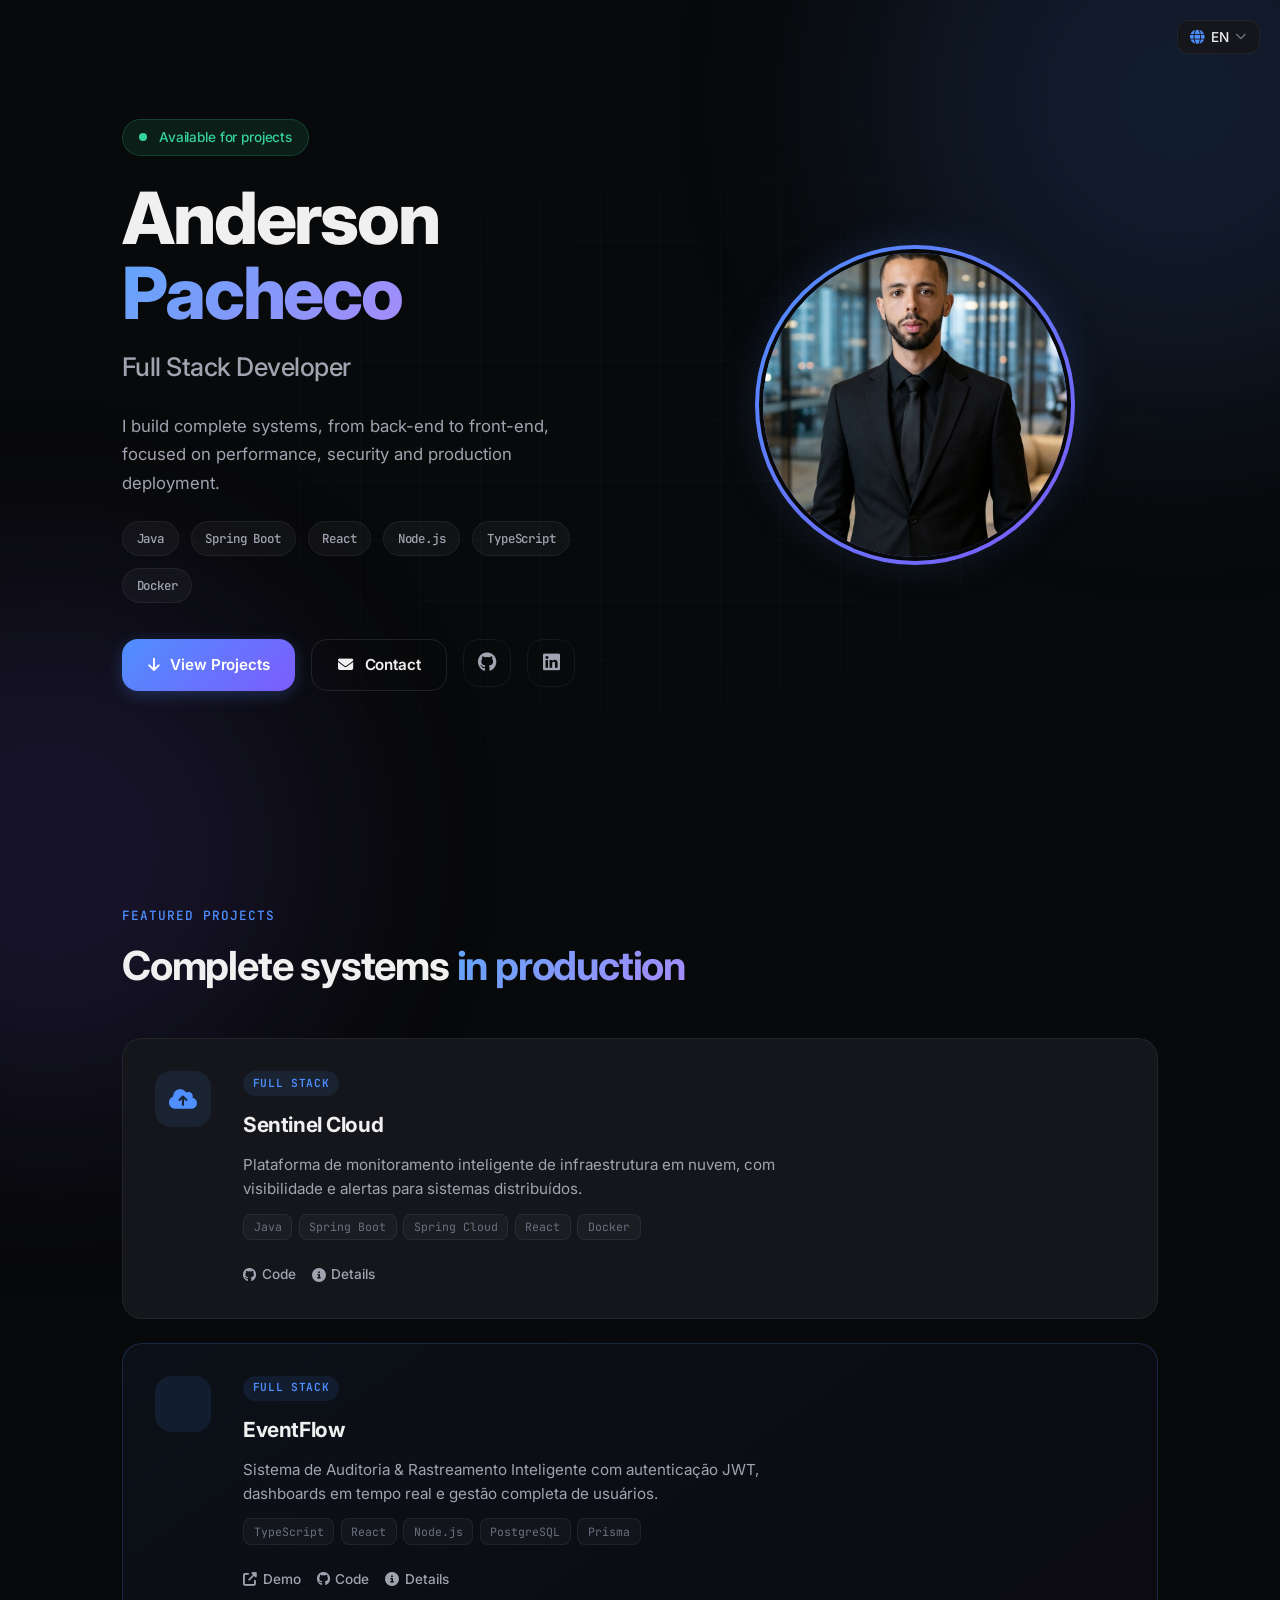
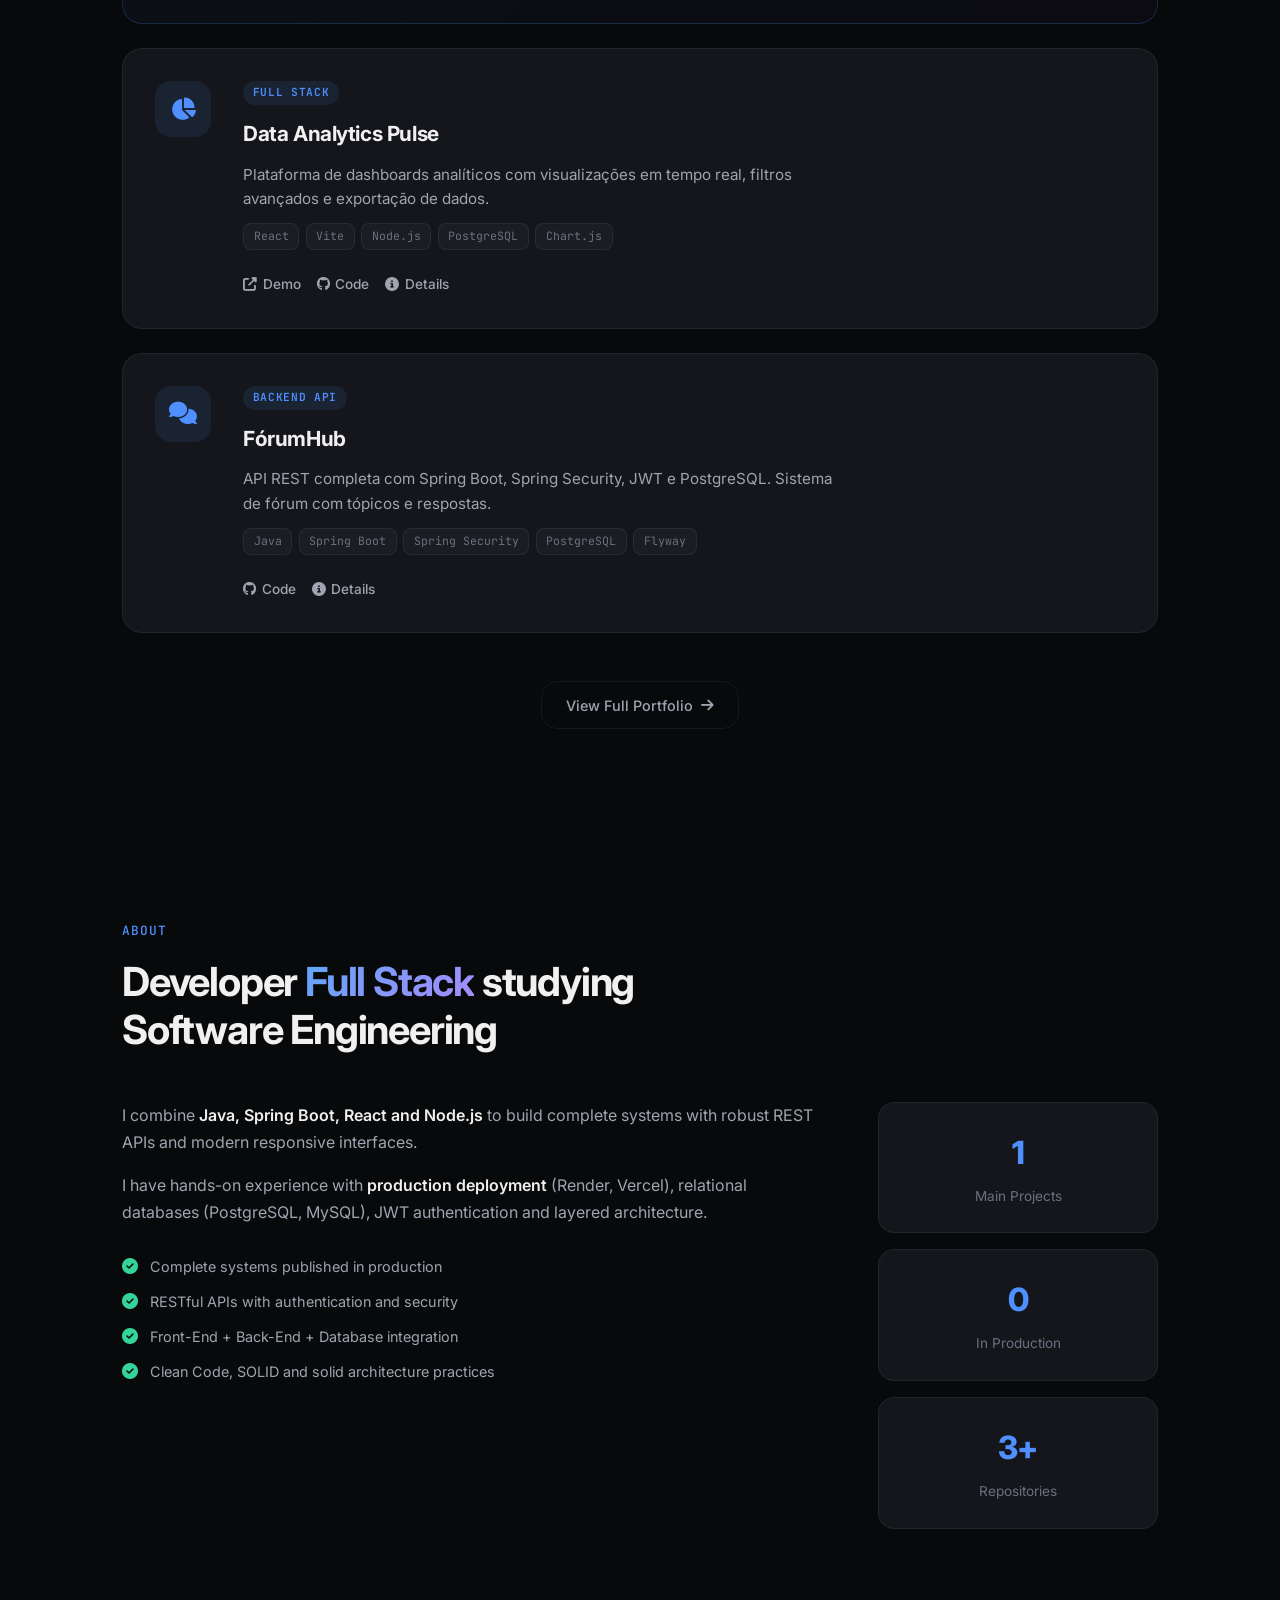
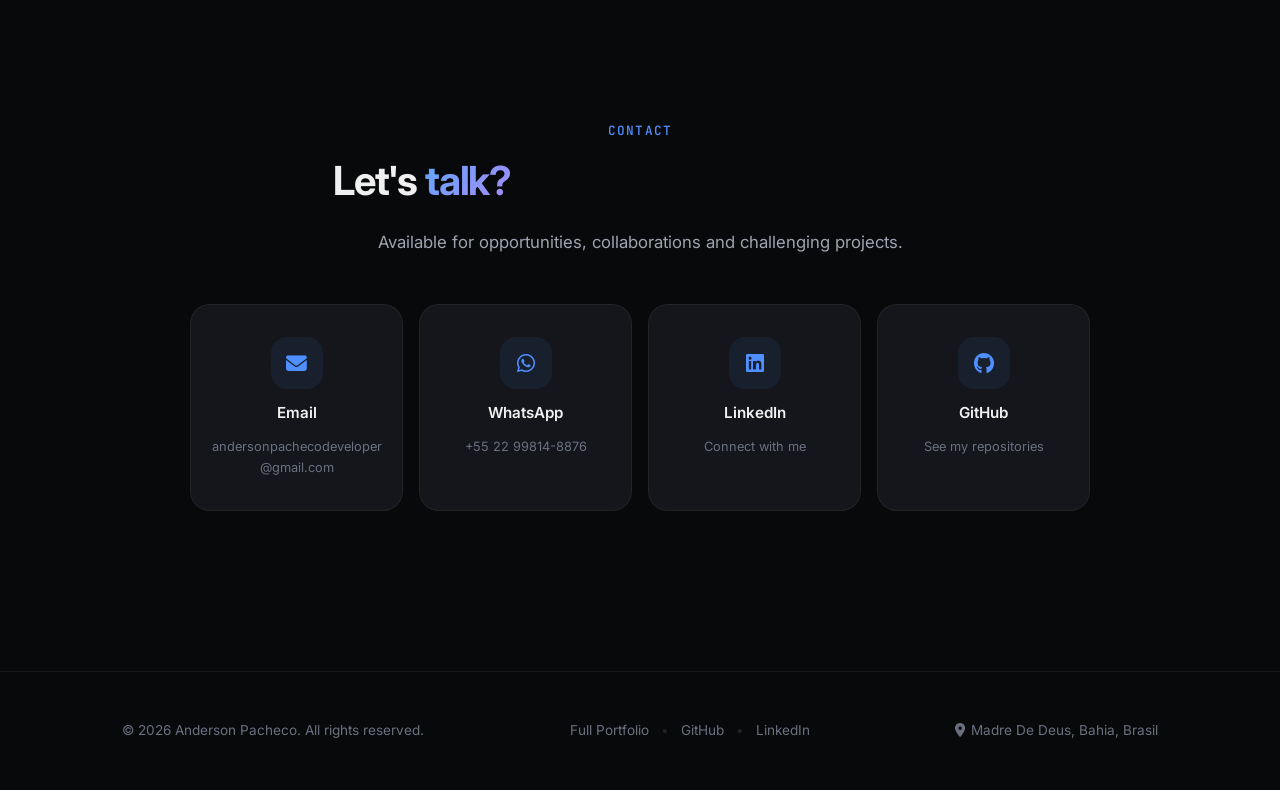
<file: index.html>
<!doctype html>
<html lang="pt-BR" class="dark">
  <head>
    <meta charset="UTF-8" />
    <meta name="viewport" content="width=device-width, initial-scale=1.0" />

    <!-- SEO -->
    <title>Anderson Pacheco | Full Stack Developer | Software Engineer (Em Formação)</title>
    <meta
      name="description"
      content="Desenvolvedor Full Stack com experiência em Java, Spring Boot, React e Node.js. Sistemas completos em produção. Confira meus projetos."
    />
    <meta
      name="keywords"
      content="Full Stack Developer, Java, Spring Boot, React, Node.js, TypeScript, PostgreSQL, Docker, Software Engineer"
    />
    <meta name="author" content="Anderson Pacheco" />

    <!-- Open Graph -->
    <meta property="og:title" content="Anderson Pacheco | Full Stack Developer" />
    <meta
      property="og:description"
      content="Desenvolvedor Full Stack com sistemas em produção. Java, Spring Boot, React, Node.js."
    />
    <meta property="og:image" content="./assets/Foto_Para_Portfólio.png" />
    <meta
      property="og:url"
      content="https://andersondosreispacheco.github.io/AndersonDosReisPacheco/"
    />
    <meta property="og:type" content="website" />

    <!-- Twitter Card -->
    <meta name="twitter:card" content="summary_large_image" />
    <meta name="twitter:title" content="Anderson Pacheco | Full Stack Developer" />
    <meta name="twitter:description" content="Desenvolvedor Full Stack com sistemas em produção." />

    <!-- Favicon -->
    <link
      rel="icon"
      href="data:image/svg+xml,<svg xmlns='http://www.w3.org/2000/svg' viewBox='0 0 100 100'><text y='.9em' font-size='90'>⚡</text></svg>"
    />

    <!-- Fontes -->
    <link rel="preconnect" href="https://fonts.googleapis.com" />
    <link rel="preconnect" href="https://fonts.gstatic.com" crossorigin />
    <link
      href="https://fonts.googleapis.com/css2?family=Inter:wght@300;400;500;600;700;800;900&family=JetBrains+Mono:wght@400;500;600&display=swap"
      rel="stylesheet"
    />

    <!-- Font Awesome -->
    <link
      rel="stylesheet"
      href="https://cdnjs.cloudflare.com/ajax/libs/font-awesome/6.5.0/css/all.min.css"
    />

    <!-- CSS -->
    <link rel="stylesheet" href="style.css" />
  </head>
  <body>
    <!-- Grid Pattern Background -->
    <div class="grid-bg"></div>

    <!-- Gradient Orbs -->
    <div class="orb orb-1"></div>
    <div class="orb orb-2"></div>

    <!-- Language Selector para Landing Page -->
    <div class="landing-language-selector">
      <div class="language-dropdown" id="landing-language-dropdown">
        <button
          class="language-toggle"
          id="landing-language-toggle"
          type="button"
          data-i18n-title="select_language"
          aria-label="Selecionar idioma"
          aria-haspopup="true"
          aria-expanded="false"
        >
          <i class="fas fa-globe"></i>
          <span>PT</span>
          <i class="fas fa-chevron-down"></i>
        </button>
        <div class="language-menu" role="menu">
          <button class="lang-btn active" type="button" data-lang="pt-BR" role="menuitem">
            <span class="flag-icon">🇧🇷</span> Português (BR)
          </button>
          <button class="lang-btn" type="button" data-lang="en-US" role="menuitem">
            <span class="flag-icon">🇺🇸</span> English (US)
          </button>
          <button class="lang-btn" type="button" data-lang="en-GB" role="menuitem">
            <span class="flag-icon">🇬🇧</span> English (UK)
          </button>
          <button class="lang-btn" type="button" data-lang="es-ES" role="menuitem">
            <span class="flag-icon">🇪🇸</span> Español (ES)
          </button>
          <button class="lang-btn" type="button" data-lang="fr-FR" role="menuitem">
            <span class="flag-icon">🇫🇷</span> Français (FR)
          </button>
          <button class="lang-btn" type="button" data-lang="de-DE" role="menuitem">
            <span class="flag-icon">🇩🇪</span> Deutsch (DE)
          </button>
        </div>
      </div>
    </div>

    <!-- Main Container -->
    <main class="landing-container">
      <!-- SECTION 1: HERO -->
      <section class="hero" id="home">
        <div class="hero-content">
          <!-- Badge de disponibilidade -->
          <div class="availability-badge">
            <span class="pulse-dot"></span>
            <span data-i18n="availability">Disponível para projetos</span>
          </div>

          <!-- Nome e Título -->
          <h1 class="hero-name">
            Anderson <span class="text-gradient">Pacheco</span>
          </h1>

          <h2 class="hero-role" data-i18n="hero_role_landing">Full Stack Developer</h2>

          <!-- Descrição -->
          <p class="hero-tagline" data-i18n="hero_tagline">
            Construo sistemas completos, do back-end ao front-end, com foco em
            performance, segurança e deploy em produção.
          </p>

          <!-- Stack Principal -->
          <div class="hero-stack">
            <span class="stack-badge">Java</span>
            <span class="stack-badge">Spring Boot</span>
            <span class="stack-badge">React</span>
            <span class="stack-badge">Node.js</span>
            <span class="stack-badge">TypeScript</span>
            <span class="stack-badge">Docker</span>
          </div>

          <!-- CTAs -->
          <div class="hero-actions">
            <a href="#projects" class="btn-primary">
              <i class="fas fa-arrow-down"></i>
              <span data-i18n="view_projects_landing">Ver Projetos</span>
            </a>
            <a href="#contact" class="btn-secondary">
              <i class="fas fa-envelope"></i>
              <span data-i18n="contact_me_landing">Contato</span>
            </a>
            <a
              href="https://github.com/AndersonDosReisPacheco"
              target="_blank"
              class="btn-ghost"
              aria-label="GitHub"
            >
              <i class="fab fa-github"></i>
            </a>
            <a
              href="https://www.linkedin.com/in/anderson-pacheco-software-engineer/"
              target="_blank"
              class="btn-ghost"
              aria-label="LinkedIn"
            >
              <i class="fab fa-linkedin"></i>
            </a>
          </div>
        </div>

        <!-- Foto de Perfil -->
        <div class="hero-visual">
          <div class="profile-frame">
            <img
              src="./assets/Foto_Para_Portfólio.png"
              alt="Anderson Pacheco"
              class="profile-img"
              loading="eager"
            />
          </div>
        </div>
      </section>

      <!-- SECTION 2: PROJETOS DESTAQUE -->
      <section class="projects" id="projects">
        <div class="section-label" data-i18n="projects_label">Projetos em Destaque</div>
        <h2 class="section-heading">
          <span data-i18n="projects_heading_part1">Sistemas completos</span>
          <span class="text-gradient" data-i18n="projects_heading_part2">em produção</span>
        </h2>

        <div class="projects-grid">
          
          <!-- Projeto 2: Sentinel Cloud -->
          <article class="project-card">
            <div class="project-icon">
              <i class="fas fa-cloud-upload-alt"></i>
            </div>
            <div class="project-info">
              <div class="project-badge" data-i18n="badge_fullstack">Full Stack</div>
              <h3>Sentinel Cloud</h3>
              <p data-i18n="project4_desc">
                Plataforma de monitoramento inteligente de infraestrutura em nuvem,
                com visibilidade e alertas para sistemas distribuídos.
              </p>
              <div class="project-tech">
                <span>Java</span>
                <span>Spring Boot</span>
                <span>Spring Cloud</span>
                <span>React</span>
                <span>Docker</span>
              </div>
              <div class="project-links">
                <a
                  href="https://github.com/AndersonDosReisPacheco/SentinelCloud"
                  target="_blank"
                  class="link-code"
                >
                  <i class="fab fa-github"></i> <span data-i18n="code">Código</span>
                </a>
                <a href="./portfolio/index.html#sentinelcloud" class="link-details">
                  <i class="fas fa-info-circle"></i> <span data-i18n="details">Detalhes</span>
                </a>
              </div>
            </div>
          </article>
          <!-- Projeto 1: EventFlow -->
          <article class="project-card featured">
            <div class="project-icon">
              <i class="fas fa-shield-haltered"></i>
            </div>
            <div class="project-info">
              <div class="project-badge" data-i18n="badge_fullstack">Full Stack</div>
              <h3>EventFlow</h3>
              <p data-i18n="project1_desc">
                Sistema de Auditoria & Rastreamento Inteligente com autenticação
                JWT, dashboards em tempo real e gestão completa de usuários.
              </p>
              <div class="project-tech">
                <span>TypeScript</span>
                <span>React</span>
                <span>Node.js</span>
                <span>PostgreSQL</span>
                <span>Prisma</span>
              </div>
              <div class="project-links">
                <a
                  href="https://event-flow-psi.vercel.app/"
                  target="_blank"
                  class="link-demo"
                >
                  <i class="fas fa-external-link-alt"></i> <span data-i18n="demo">Demo</span>
                </a>
                <a
                  href="https://github.com/AndersonDosReisPacheco/EventFlow"
                  target="_blank"
                  class="link-code"
                >
                  <i class="fab fa-github"></i> <span data-i18n="code">Código</span>
                </a>
                <a href="./portfolio/index.html#eventflow" class="link-details">
                  <i class="fas fa-info-circle"></i> <span data-i18n="details">Detalhes</span>
                </a>
              </div>
            </div>
          </article>


          <!-- Projeto 3: Data Analytics Pulse -->
          <article class="project-card">
            <div class="project-icon">
              <i class="fas fa-chart-pie"></i>
            </div>
            <div class="project-info">
              <div class="project-badge" data-i18n="badge_fullstack">Full Stack</div>
              <h3>Data Analytics Pulse</h3>
              <p data-i18n="project2_desc">
                Plataforma de dashboards analíticos com visualizações em tempo
                real, filtros avançados e exportação de dados.
              </p>
              <div class="project-tech">
                <span>React</span>
                <span>Vite</span>
                <span>Node.js</span>
                <span>PostgreSQL</span>
                <span>Chart.js</span>
              </div>
              <div class="project-links">
                <a
                  href="https://data-analytics-pulse.vercel.app/"
                  target="_blank"
                  class="link-demo"
                >
                  <i class="fas fa-external-link-alt"></i> <span data-i18n="demo">Demo</span>
                </a>
                <a
                  href="https://github.com/AndersonDosReisPacheco/Data-Analytics-Pulse"
                  target="_blank"
                  class="link-code"
                >
                  <i class="fab fa-github"></i> <span data-i18n="code">Código</span>
                </a>
                <a href="./portfolio/index.html#data-analytics" class="link-details">
                  <i class="fas fa-info-circle"></i> <span data-i18n="details">Detalhes</span>
                </a>
              </div>
            </div>
          </article>

          <!-- Projeto 4: FórumHub -->
          <article class="project-card">
            <div class="project-icon">
              <i class="fas fa-comments"></i>
            </div>
            <div class="project-info">
              <div class="project-badge" data-i18n="badge_backend">Backend API</div>
              <h3>FórumHub</h3>
              <p data-i18n="project3_desc">
                API REST completa com Spring Boot, Spring Security, JWT e
                PostgreSQL. Sistema de fórum com tópicos e respostas.
              </p>
              <div class="project-tech">
                <span>Java</span>
                <span>Spring Boot</span>
                <span>Spring Security</span>
                <span>PostgreSQL</span>
                <span>Flyway</span>
              </div>
              <div class="project-links">
                <a
                  href="https://github.com/AndersonDosReisPacheco/Challenge-ForumHub-Alura"
                  target="_blank"
                  class="link-code"
                >
                  <i class="fab fa-github"></i> <span data-i18n="code">Código</span>
                </a>
                <a href="./portfolio/index.html#forumhub" class="link-details">
                  <i class="fas fa-info-circle"></i> <span data-i18n="details">Detalhes</span>
                </a>
              </div>
            </div>
          </article>
        </div>

        <!-- Link para portfólio completo -->
        <div class="view-all">
          <a href="./portfolio/index.html" class="btn-ghost">
            <span data-i18n="view_full_portfolio">Ver Portfólio Completo</span>
            <i class="fas fa-arrow-right"></i>
          </a>
        </div>
      </section>

      <!-- SECTION 3: SOBRE -->
      <section class="about" id="about">
        <div class="section-label" data-i18n="about_label">Sobre</div>
        <h2 class="section-heading">
          <span data-i18n="about_heading_part1">Desenvolvedor</span>
          <span class="text-gradient" data-i18n="about_heading_part2">Full Stack</span>
          <span data-i18n="about_heading_part3">em formação em Engenharia de Software</span>
        </h2>

        <div class="about-grid">
          <div class="about-text">
            <p data-i18n="about_para1_landing">
              Combino <strong>Java, Spring Boot, React e Node.js</strong> para
              construir sistemas completos de APIs REST robustas a interfaces
              modernas e responsivas.
            </p>
            <p data-i18n="about_para2_landing">
              Tenho experiência prática com
              <strong>deploy em produção</strong> (Render, Vercel), bancos de
              dados relacionais (PostgreSQL, MySQL), autenticação JWT e
              arquitetura em camadas.
            </p>

            <div class="about-highlights">
              <div class="highlight-item">
                <i class="fas fa-check-circle"></i>
                <span data-i18n="highlight_1">Sistemas completos publicados em produção</span>
              </div>
              <div class="highlight-item">
                <i class="fas fa-check-circle"></i>
                <span data-i18n="highlight_2">APIs RESTful com autenticação e segurança</span>
              </div>
              <div class="highlight-item">
                <i class="fas fa-check-circle"></i>
                <span data-i18n="highlight_3">Integração Front-End + Back-End + Banco de Dados</span>
              </div>
              <div class="highlight-item">
                <i class="fas fa-check-circle"></i>
                <span data-i18n="highlight_4">Clean Code, SOLID e boas práticas de arquitetura</span>
              </div>
            </div>
          </div>

          <div class="about-stats">
            <div class="stat-card">
              <span class="stat-number">5</span>
              <span class="stat-label" data-i18n="projects_real_landing">Projetos Principais</span>
            </div>
            <div class="stat-card">
              <span class="stat-number">2</span>
              <span class="stat-label" data-i18n="in_production_landing">Em Produção</span>
            </div>
            <div class="stat-card">
              <span class="stat-number">10+</span>
              <span class="stat-label" data-i18n="github_repos_landing">Repositórios</span>
            </div>
          </div>
        </div>
      </section>

      <!-- SECTION 4: CONTATO -->
      <section class="contact" id="contact">
        <div class="section-label" data-i18n="contact_label">Contato</div>
        <h2 class="section-heading">
          <span data-i18n="contact_heading_part1">Vamos</span>
          <span class="text-gradient" data-i18n="contact_heading_part2">conversar?</span>
        </h2>
        <p class="contact-subtitle" data-i18n="contact_subtitle_landing">
          Disponível para oportunidades, colaborações e projetos desafiadores.
        </p>

        <div class="contact-grid">
          <a href="mailto:andersonpachecodeveloper@gmail.com" class="contact-card">
            <div class="contact-icon">
              <i class="fas fa-envelope"></i>
            </div>
            <h3 data-i18n="email">Email</h3>
            <span>andersonpachecodeveloper@gmail.com</span>
          </a>

          <a href="https://wa.me/5522998148876" target="_blank" class="contact-card">
            <div class="contact-icon">
              <i class="fab fa-whatsapp"></i>
            </div>
            <h3 data-i18n="phone">WhatsApp</h3>
            <span>+55 22 99814-8876</span>
          </a>

          <a
            href="https://www.linkedin.com/in/anderson-pacheco-software-engineer/"
            target="_blank"
            class="contact-card"
          >
            <div class="contact-icon">
              <i class="fab fa-linkedin"></i>
            </div>
            <h3>LinkedIn</h3>
            <span data-i18n="linkedin_text">Conecte-se comigo</span>
          </a>

          <a
            href="https://github.com/AndersonDosReisPacheco"
            target="_blank"
            class="contact-card"
          >
            <div class="contact-icon">
              <i class="fab fa-github"></i>
            </div>
            <h3>GitHub</h3>
            <span data-i18n="github_text">Veja meus repositórios</span>
          </a>
        </div>
      </section>
    </main>

    <!-- Footer -->
    <footer class="footer-minimal">
      <div class="footer-content">
        <p>
          &copy; 2026 Anderson Pacheco.
          <span data-i18n="rights_reserved">Todos os direitos reservados.</span>
        </p>
        <div class="footer-links">
          <a href="./portfolio/index.html" data-i18n="full_portfolio">Portfólio Completo</a>
          <span class="divider">•</span>
          <a href="https://github.com/AndersonDosReisPacheco" target="_blank">GitHub</a>
          <span class="divider">•</span>
          <a
            href="https://www.linkedin.com/in/anderson-pacheco-software-engineer/"
            target="_blank"
            >LinkedIn</a
          >
        </div>
        <p class="footer-location" data-i18n="location_value">
          <i class="fas fa-map-marker-alt"></i> Madre De Deus, Bahia, Brasil
        </p>
      </div>
    </footer>

    <!-- Scripts -->
    <script src="translations.js"></script>
    <script src="script.js"></script>
  </body>
</html>
</file>
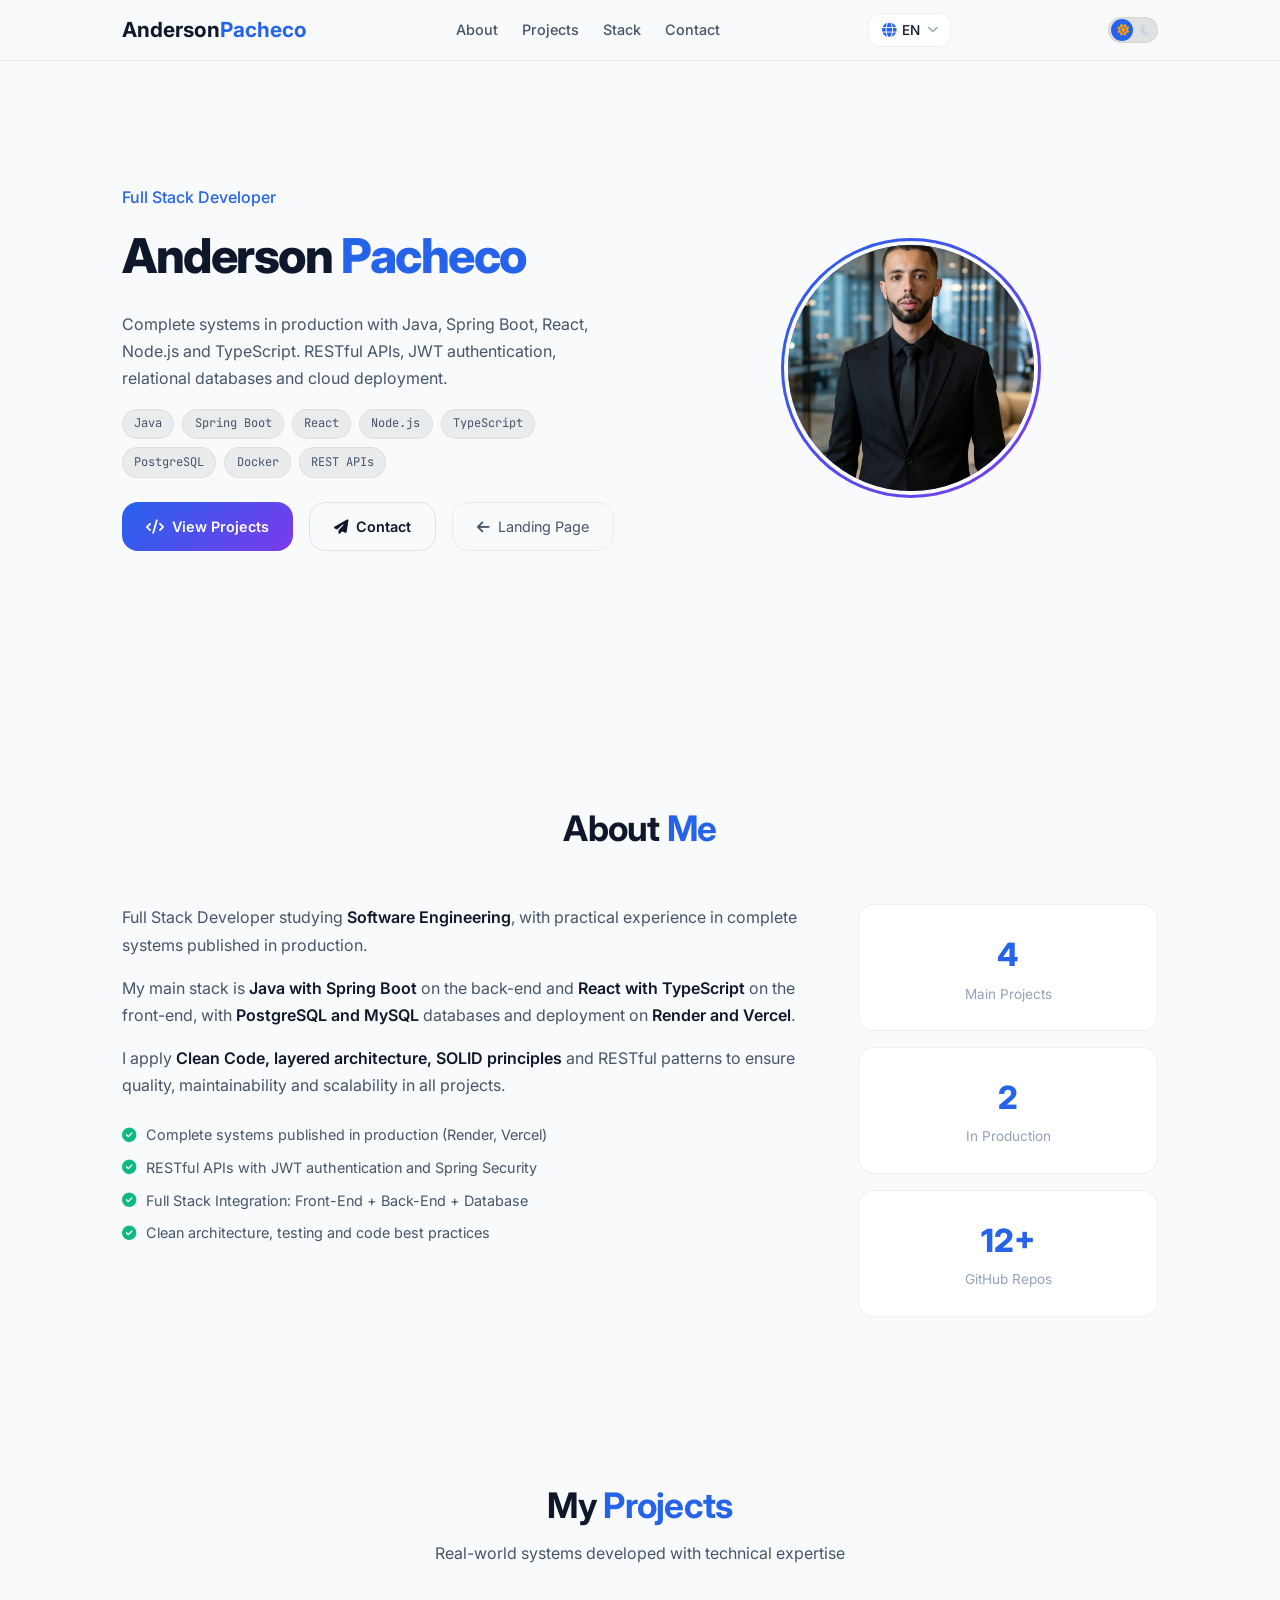
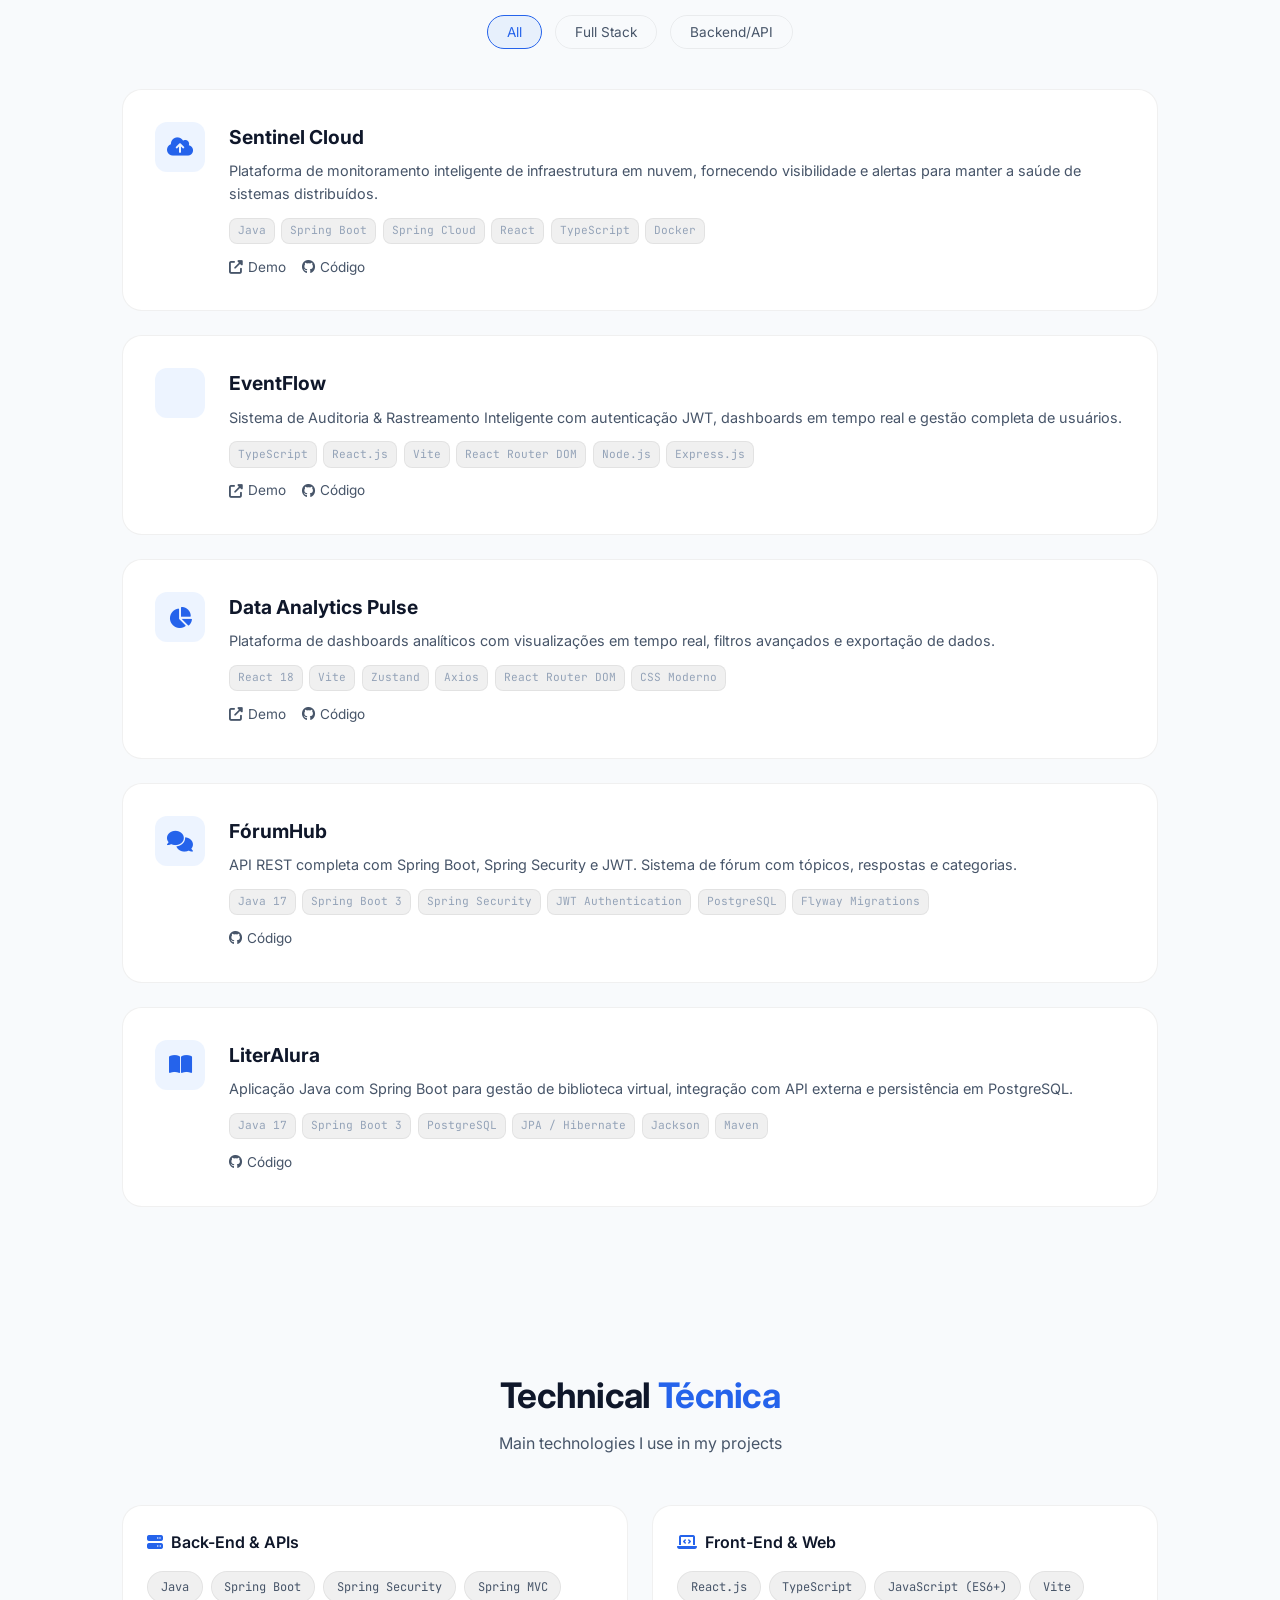
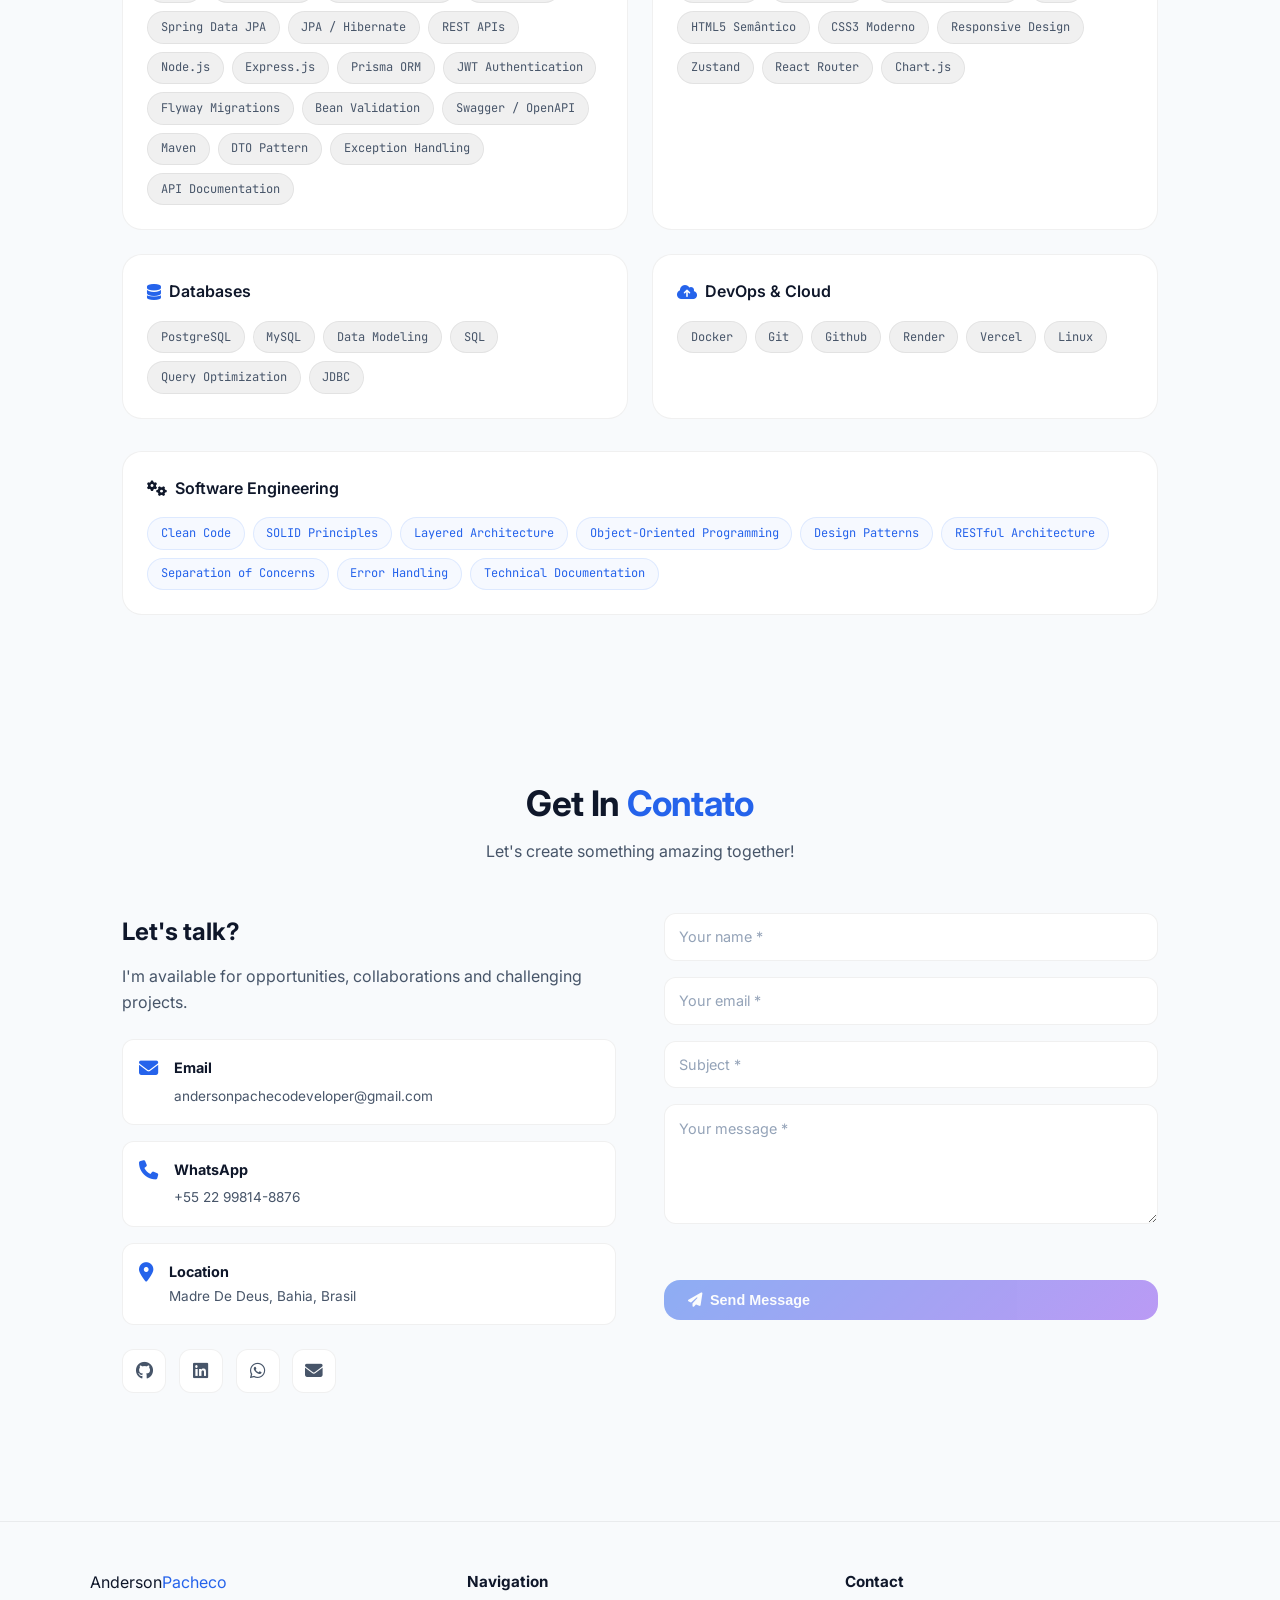
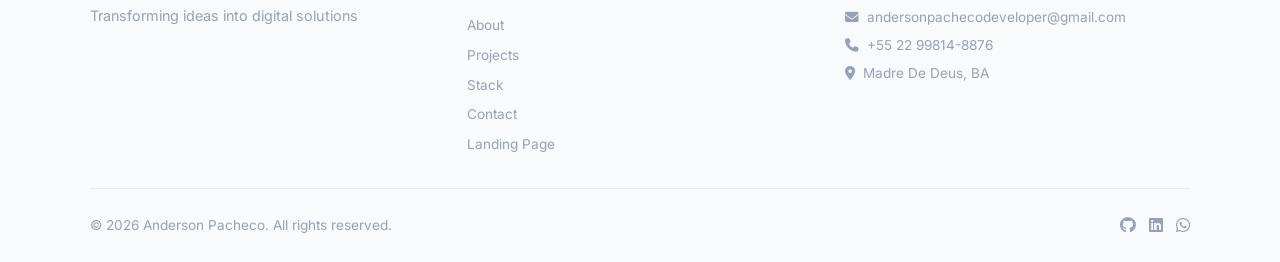
<file: portfolio/index.html>
<!doctype html>
<html lang="pt-BR">
  <head>
    <meta charset="UTF-8" />
    <meta name="viewport" content="width=device-width, initial-scale=1.0" />
    <title>Anderson Pacheco | Portfólio Técnico Completo</title>
    <meta
      name="description"
      content="Portfólio técnico completo de Anderson Pacheco, Desenvolvedor Full Stack. Projetos detalhados, stacks e habilidades."
    />
    <meta
      name="keywords"
      content="Full Stack, Java, Spring Boot, React, Node.js, TypeScript, PostgreSQL, Docker, APIs REST, Software Engineer"
    />
    <meta name="author" content="Anderson Pacheco" />

    <meta property="og:title" content="Anderson Pacheco | Portfólio Técnico" />
    <meta
      property="og:description"
      content="Portfólio completo com projetos detalhados, stacks e habilidades técnicas."
    />
    <meta property="og:image" content="../assets/Foto_Para_Portfólio.png" />

    <!-- Favicon -->
    <link
      rel="icon"
      href="data:image/svg+xml,<svg xmlns='http://www.w3.org/2000/svg' viewBox='0 0 100 100'><text y='.9em' font-size='90'>⚡</text></svg>"
    />

    <link rel="preconnect" href="https://fonts.googleapis.com" />
    <link rel="preconnect" href="https://fonts.gstatic.com" crossorigin />
    <link
      href="https://fonts.googleapis.com/css2?family=Inter:wght@300;400;500;600;700;800&family=JetBrains+Mono:wght@400;500;600&display=swap"
      rel="stylesheet"
    />

    <link
      rel="stylesheet"
      href="https://cdnjs.cloudflare.com/ajax/libs/font-awesome/6.5.0/css/all.min.css"
    />
    <link rel="stylesheet" href="style.css" />
  </head>
  <body>
    <!-- Navegação -->
    <header class="header">
      <nav class="navbar">
        <a href="../index.html" class="logo">
          Anderson<span class="logo-highlight">Pacheco</span>
        </a>

        <div class="nav-links">
          <a href="#about" class="nav-link" data-i18n="about">Sobre</a>
          <a href="#projects" class="nav-link" data-i18n="projects">Projetos</a>
          <a href="#skills" class="nav-link" data-i18n="skills">Stack</a>
          <a href="#contact" class="nav-link" data-i18n="contact">Contato</a>
        </div>

        <button class="menu-toggle" aria-label="Menu">
          <i class="fas fa-bars"></i>
        </button>

        <!-- Seletor de Idioma -->
        <div class="language-selector">
          <div class="language-dropdown">
            <button
              class="language-toggle"
              id="language-toggle"
              type="button"
              aria-label="Selecionar idioma"
              aria-haspopup="true"
              aria-expanded="false"
            >
              <i class="fas fa-globe"></i>
              <span>PT</span>
              <i class="fas fa-chevron-down"></i>
            </button>
            <div class="language-menu" role="menu">
              <button class="lang-btn active" type="button" data-lang="pt-BR" role="menuitem">
                <span class="flag-icon">🇧🇷</span> Português (BR)
              </button>
              <button class="lang-btn" type="button" data-lang="en-US" role="menuitem">
                <span class="flag-icon">🇺🇸</span> English (US)
              </button>
              <button class="lang-btn" type="button" data-lang="en-GB" role="menuitem">
                <span class="flag-icon">🇬🇧</span> English (UK)
              </button>
              <button class="lang-btn" type="button" data-lang="es-ES" role="menuitem">
                <span class="flag-icon">🇪🇸</span> Español (ES)
              </button>
              <button class="lang-btn" type="button" data-lang="fr-FR" role="menuitem">
                <span class="flag-icon">🇫🇷</span> Français (FR)
              </button>
              <button class="lang-btn" type="button" data-lang="de-DE" role="menuitem">
                <span class="flag-icon">🇩🇪</span> Deutsch (DE)
              </button>
            </div>
          </div>
        </div>

        <div class="theme-toggle">
          <input type="checkbox" id="theme-switch" class="theme-switch" />
          <label for="theme-switch" class="theme-label">
            <i class="fas fa-sun"></i>
            <i class="fas fa-moon"></i>
          </label>
        </div>
      </nav>
    </header>

    <main>
      <!-- HERO COMPACTO -->
      <section class="hero-section" id="home">
        <div class="hero-content">
          <div class="hero-text">
            <h4 class="hero-subtitle" data-i18n="hero_subtitle">
              Desenvolvedor Full Stack
            </h4>
            <h1 class="hero-title">
              Anderson <span class="highlight">Pacheco</span>
            </h1>
            <p class="hero-description" data-i18n="hero_description">
              Sistemas completos em produção com Java, Spring Boot, React,
              Node.js e TypeScript. APIs RESTful, autenticação JWT, bancos de
              dados relacionais e deploy em cloud.
            </p>
            <div class="hero-stack-badges">
              <span>Java</span><span>Spring Boot</span><span>React</span>
              <span>Node.js</span><span>TypeScript</span><span>PostgreSQL</span>
              <span>Docker</span><span>REST APIs</span>
            </div>
            <div class="hero-actions">
              <a href="#projects" class="btn-primary">
                <i class="fas fa-code"></i>
                <span data-i18n="view_projects">Ver Projetos</span>
              </a>
              <a href="#contact" class="btn-secondary">
                <i class="fas fa-paper-plane"></i>
                <span data-i18n="contact_me">Contato</span>
              </a>
              <a href="../index.html" class="btn-ghost">
                <i class="fas fa-arrow-left"></i>
                <span data-i18n="back_landing">Landing Page</span>
              </a>
            </div>
          </div>

          <div class="hero-visual">
            <div class="profile-frame">
              <img
                src="../assets/Foto_Para_Portfólio.png"
                alt="Anderson Pacheco"
                class="profile-img"
                loading="eager"
              />
            </div>
          </div>
        </div>
      </section>

      <!-- SOBRE -->
      <section class="about-section" id="about">
        <div class="section-header">
          <h2 class="section-title">
            <span data-i18n="about_title">Sobre</span>
            <span class="highlight" data-i18n="about_me">Mim</span>
          </h2>
        </div>

        <div class="about-content">
          <div class="about-text">
            <p data-i18n="about_para1">
              Desenvolvedor Full Stack em formação em
              <strong>Engenharia de Software</strong>, com experiência prática
              em sistemas completos publicados em produção.
            </p>
            <p data-i18n="about_para2">
              Minha stack principal é <strong>Java com Spring Boot</strong> no
              back-end e <strong>React com TypeScript</strong> no front-end, com
              bancos de dados <strong>PostgreSQL e MySQL</strong> e deploy em
              <strong>Render e Vercel</strong>.
            </p>
            <p data-i18n="about_para3">
              Aplico
              <strong
                >Clean Code, arquitetura em camadas, princípios SOLID</strong
              >
              e padrões RESTful para garantir qualidade, manutenibilidade e
              escalabilidade em todos os projetos.
            </p>

            <div class="about-differentials">
              <div class="diff-item">
                <i class="fas fa-check-circle"></i>
                <span data-i18n="diff_1"
                  >Sistemas completos publicados em produção (Render,
                  Vercel)</span
                >
              </div>
              <div class="diff-item">
                <i class="fas fa-check-circle"></i>
                <span data-i18n="diff_2"
                  >APIs RESTful com autenticação JWT e Spring Security</span
                >
              </div>
              <div class="diff-item">
                <i class="fas fa-check-circle"></i>
                <span data-i18n="diff_3"
                  >Integração Full Stack: Front-End + Back-End + Banco de
                  Dados</span
                >
              </div>
              <div class="diff-item">
                <i class="fas fa-check-circle"></i>
                <span data-i18n="diff_4"
                  >Arquitetura limpa, testes e boas práticas de código</span
                >
              </div>
            </div>
          </div>

          <div class="about-stats">
            <div class="stat-card">
              <span class="stat-number">4</span>
              <span class="stat-label" data-i18n="projects_real"
                >Projetos Principais</span
              >
            </div>
            <div class="stat-card">
              <span class="stat-number">2</span>
              <span class="stat-label" data-i18n="in_production"
                >Em Produção</span
              >
            </div>
            <div class="stat-card">
              <span class="stat-number">12+</span>
              <span class="stat-label" data-i18n="github_repos"
                >Repositórios GitHub</span
              >
            </div>
          </div>
        </div>
      </section>

      <!-- PROJETOS DETALHADOS -->
      <section class="projects-section" id="projects">
        <div class="section-header">
          <h2 class="section-title">
            <span data-i18n="projects_title">Meus</span>
            <span class="highlight" data-i18n="projects_title_highlight">Projetos</span>
          </h2>
          <p class="section-subtitle" data-i18n="projects_subtitle">
            Sistemas reais desenvolvidos com expertise técnica
          </p>
        </div>

        <div class="project-filters">
          <button
            class="filter-btn active"
            data-filter="all"
            data-i18n="all_projects"
          >
            Todos
          </button>
          <button
            class="filter-btn"
            data-filter="fullstack"
            data-i18n="fullstack_projects"
          >
            Full Stack
          </button>
          <button
            class="filter-btn"
            data-filter="backend"
            data-i18n="backend_projects"
          >
            Backend/API
          </button>
        </div>

        <div class="projects-container" id="projects-container">
          <!-- Carregado via JavaScript -->
        </div>
      </section>

      <!-- STACK TÉCNICA -->
      <section class="skills-section" id="skills">
        <div class="section-header">
          <h2 class="section-title">
            <span data-i18n="skills_title">Stack</span>
            <span class="highlight">Técnica</span>
          </h2>
          <p class="section-subtitle" data-i18n="skills_subtitle">
            Tecnologias principais que utilizo nos meus projetos
          </p>
        </div>

        <div class="skills-container">
          <div class="skill-category">
            <h3>
              <i class="fas fa-server"></i>
              <span data-i18n="backend_apis">Back-End & APIs</span>
            </h3>
            <div class="skills-grid">
              <div class="skill-tag">Java</div>
              <div class="skill-tag">Spring Boot</div>
              <div class="skill-tag">Spring Security</div>
              <div class="skill-tag">Spring MVC</div>
              <div class="skill-tag">Spring Data JPA</div>
              <div class="skill-tag">JPA / Hibernate</div>
              <div class="skill-tag">REST APIs</div>
              <div class="skill-tag">Node.js</div>
              <div class="skill-tag">Express.js</div>
              <div class="skill-tag">Prisma ORM</div>
              <div class="skill-tag">JWT Authentication</div>
              <div class="skill-tag">Flyway Migrations</div>
              <div class="skill-tag">Bean Validation</div>
              <div class="skill-tag">Swagger / OpenAPI</div>
              <div class="skill-tag">Maven</div>
              <div class="skill-tag">DTO Pattern</div>
              <div class="skill-tag">Exception Handling</div>
              <div class="skill-tag">API Documentation</div>
            </div>
          </div>

          <div class="skill-category">
            <h3>
              <i class="fas fa-laptop-code"></i>
              <span data-i18n="frontend_web">Front-End & Web</span>
            </h3>
            <div class="skills-grid">
              <div class="skill-tag">React.js</div>
              <div class="skill-tag">TypeScript</div>
              <div class="skill-tag">JavaScript (ES6+)</div>
              <div class="skill-tag">Vite</div>
              <div class="skill-tag">HTML5 Semântico</div>
              <div class="skill-tag">CSS3 Moderno</div>
              <div class="skill-tag">Responsive Design</div>
              <div class="skill-tag">Zustand</div>
              <div class="skill-tag">React Router</div>
              <div class="skill-tag">Chart.js</div>
            </div>
          </div>

          <div class="skill-category">
            <h3>
              <i class="fas fa-database"></i>
              <span data-i18n="databases">Banco de Dados</span>
            </h3>
            <div class="skills-grid">
              <div class="skill-tag">PostgreSQL</div>
              <div class="skill-tag">MySQL</div>
              <div class="skill-tag">Data Modeling</div>
              <div class="skill-tag">SQL</div>
              <div class="skill-tag">Query Optimization</div>
              <div class="skill-tag">JDBC</div>
            </div>
          </div>

          <div class="skill-category">
            <h3>
              <i class="fas fa-cloud-upload-alt"></i>
              <span data-i18n="devops_cloud">DevOps & Cloud</span>
            </h3>
            <div class="skills-grid">
              <div class="skill-tag">Docker</div>
              <div class="skill-tag">Git</div>
              <div class="skill-tag">Github</div>
              <div class="skill-tag">Render</div>
              <div class="skill-tag">Vercel</div>
              <div class="skill-tag">Linux</div>            </div>
          </div>
        </div>

         <div class="engineering-section">
          <h3>
            <i class="fas fa-cogs"></i>
            <span data-i18n="engineering">Engenharia de Software</span>
          </h3>
          <div class="engineering-grid">
    <div class="eng-item">Clean Code</div>
    <div class="eng-item">SOLID Principles</div>
    <div class="eng-item">Layered Architecture</div>
    <div class="eng-item">Object-Oriented Programming</div>
    <div class="eng-item">Design Patterns</div>
    <div class="eng-item">RESTful Architecture</div>
    <div class="eng-item">Separation of Concerns</div>
    <div class="eng-item">Error Handling</div>
    <div class="eng-item">Technical Documentation</div>
  </div>
</div>
      </section>

      <!-- CONTATO -->
      <section class="contact-section" id="contact">
        <div class="section-header">
          <h2 class="section-title">
            <span data-i18n="contact_title">Entre em</span>
            <span class="highlight">Contato</span>
          </h2>
          <p class="section-subtitle" data-i18n="contact_subtitle">
            Vamos criar algo incrível juntos!
          </p>
        </div>

        <div class="contact-container">
          <div class="contact-info">
            <h3 data-i18n="contact_heading">Vamos conversar?</h3>
            <p data-i18n="contact_description">
              Estou disponível para oportunidades, colaborações e projetos
              desafiadores.
            </p>

            <div class="contact-details">
              <div class="contact-item">
                <i class="fas fa-envelope"></i>
                <div>
                  <h4 data-i18n="email">Email</h4>
                  <a href="mailto:andersonpachecodeveloper@gmail.com"
                    >andersonpachecodeveloper@gmail.com</a
                  >
                </div>
              </div>
              <div class="contact-item">
                <i class="fas fa-phone"></i>
                <div>
                  <h4 data-i18n="phone">WhatsApp</h4>
                  <a
                    href="https://wa.me/5522998148876"
                    target="_blank"
                    rel="noopener"
                    >+55 22 99814-8876</a
                  >
                </div>
              </div>
              <div class="contact-item">
                <i class="fas fa-map-marker-alt"></i>
                <div>
                  <h4 data-i18n="location">Localização</h4>
                  <p data-i18n="location_value">Madre De Deus, Bahia, Brasil</p>
                </div>
              </div>
            </div>

            <div class="social-links">
              <a
                href="https://github.com/AndersonDosReisPacheco"
                target="_blank"
                rel="noopener"
                class="social-link"
                title="GitHub"
              >
                <i class="fab fa-github"></i>
              </a>
              <a
                href="https://www.linkedin.com/in/anderson-pacheco-software-engineer/"
                target="_blank"
                rel="noopener"
                class="social-link"
                title="LinkedIn"
              >
                <i class="fab fa-linkedin"></i>
              </a>
              <a
                href="https://wa.me/5522998148876"
                target="_blank"
                rel="noopener"
                class="social-link"
                title="WhatsApp"
              >
                <i class="fab fa-whatsapp"></i>
              </a>
              <a
                href="mailto:andersonpachecodeveloper@gmail.com"
                class="social-link"
                title="Email"
              >
                <i class="fas fa-envelope"></i>
              </a>
            </div>
          </div>

          <form
            class="contact-form"
            id="contact-form"
            action="https://formspree.io/f/mwvllyor"
            method="POST"
          >
            <input
              type="hidden"
              name="_subject"
              value="Contato do Portfólio - Anderson Pacheco"
            />
            <input
              type="hidden"
              name="_cc"
              value="andersonpachecodeveloper@gmail.com"
            />
            <input type="text" name="_gotcha" style="display: none" />
            <input
              type="hidden"
              name="cf-turnstile-response"
              id="cf-turnstile-response"
            />

            <div class="form-group">
              <input
                type="text"
                id="name"
                name="name"
                data-i18n-placeholder="your_name"
                placeholder="Seu nome *"
                required
                minlength="2"
              />
            </div>
            <div class="form-group">
              <input
                type="email"
                id="email"
                name="email"
                data-i18n-placeholder="your_email"
                placeholder="Seu email *"
                required
              />
            </div>
            <div class="form-group">
              <input
                type="text"
                id="subject"
                name="subject"
                data-i18n-placeholder="subject"
                placeholder="Assunto *"
                required
                minlength="3"
              />
            </div>
            <div class="form-group">
              <textarea
                id="message"
                name="message"
                data-i18n-placeholder="your_message"
                placeholder="Sua mensagem *"
                rows="5"
                required
                minlength="10"
              ></textarea>
            </div>

            <div
              class="cf-turnstile-container"
              id="cf-turnstile-container"
            ></div>

            <button type="submit" class="btn-primary" id="submit-btn" disabled>
              <i class="fas fa-paper-plane"></i>
              <span data-i18n="send_message">Enviar Mensagem</span>
            </button>
            <div class="form-status" id="form-status"></div>
          </form>
        </div>
      </section>
    </main>

    <!-- FOOTER -->
    <footer class="footer">
      <div class="footer-content">
        <div class="footer-logo">
          <span class="logo-text"
            >Anderson<span class="logo-highlight">Pacheco</span></span
          >
          <p data-i18n="footer_text">
            Transformando ideias em soluções digitais
          </p>
        </div>

        <div class="footer-links">
          <h4 data-i18n="navigation">Navegação</h4>
          <a href="#about" data-i18n="about">Sobre</a>
          <a href="#projects" data-i18n="projects">Projetos</a>
          <a href="#skills" data-i18n="skills">Stack</a>
          <a href="#contact" data-i18n="contact">Contato</a>
          <a href="../index.html" data-i18n="back_landing">Landing Page</a>
        </div>

        <div class="footer-contact">
          <h4 data-i18n="contact_footer">Contato</h4>
          <p>
            <i class="fas fa-envelope"></i> andersonpachecodeveloper@gmail.com
          </p>
          <p><i class="fas fa-phone"></i> +55 22 99814-8876</p>
          <p><i class="fas fa-map-marker-alt"></i> Madre De Deus, BA</p>
        </div>
      </div>

      <div class="footer-bottom">
        <p>
          &copy; <span id="current-year">2026</span> Anderson Pacheco.
          <span data-i18n="rights_reserved">Todos os direitos reservados.</span>
        </p>
        <div class="footer-social">
          <a
            href="https://github.com/AndersonDosReisPacheco"
            target="_blank"
            rel="noopener"
            ><i class="fab fa-github"></i
          ></a>
          <a
            href="https://www.linkedin.com/in/anderson-pacheco-software-engineer/"
            target="_blank"
            rel="noopener"
            ><i class="fab fa-linkedin"></i
          ></a>
          <a href="https://wa.me/5522998148876" target="_blank" rel="noopener"
            ><i class="fab fa-whatsapp"></i
          ></a>
        </div>
      </div>
    </footer>

    <script src="translations.js"></script>
<script src="projects.js"></script>
<script src="script.js"></script>
  </body>
</html>
</file>
<file: style.css>
/* ============================================
   LANDING PAGE - ANDERSON PACHECO
   Design System Premium | Minimalista | Global Standard
   ============================================ */

/* ---------- RESET & BASE ---------- */
*,
*::before,
*::after {
  margin: 0;
  padding: 0;
  box-sizing: border-box;
}

:root {
  /* Colors - Dark Theme Premium */
  --bg-primary: #08090a;
  --bg-secondary: #0f1115;
  --bg-card: #14161b;
  --bg-card-hover: #1a1d24;
  --border-subtle: rgba(255, 255, 255, 0.06);
  --border-medium: rgba(255, 255, 255, 0.1);
  --border-active: rgba(255, 255, 255, 0.15);

  --text-primary: #f0f0f0;
  --text-secondary: #a0a4b0;
  --text-tertiary: #6b7080;

  --accent-primary: #4f8fff;
  --accent-secondary: #7c5cfc;
  --accent-success: #34d399;
  --accent-warning: #fbbf24;

  --gradient-primary: linear-gradient(135deg, #4f8fff 0%, #7c5cfc 100%);
  --gradient-text: linear-gradient(135deg, #60a5fa 0%, #a78bfa 100%);
  --gradient-card: linear-gradient(
    145deg,
    rgba(79, 143, 255, 0.08) 0%,
    rgba(124, 92, 252, 0.04) 100%
  );

  /* Typography */
  --font-sans:
    "Inter", -apple-system, BlinkMacSystemFont, "Segoe UI", sans-serif;
  --font-mono: "JetBrains Mono", "Fira Code", monospace;

  /* Spacing */
  --space-xs: 0.5rem;
  --space-sm: 0.75rem;
  --space-md: 1rem;
  --space-lg: 1.5rem;
  --space-xl: 2rem;
  --space-2xl: 3rem;
  --space-3xl: 4rem;
  --space-4xl: 6rem;

  /* Border Radius */
  --radius-sm: 0.5rem;
  --radius-md: 0.75rem;
  --radius-lg: 1rem;
  --radius-xl: 1.25rem;
  --radius-full: 9999px;

  /* Transitions */
  --transition-fast: 150ms cubic-bezier(0.4, 0, 0.2, 1);
  --transition-base: 250ms cubic-bezier(0.4, 0, 0.2, 1);
  --transition-slow: 400ms cubic-bezier(0.4, 0, 0.2, 1);

  /* Shadows */
  --shadow-sm: 0 1px 2px rgba(0, 0, 0, 0.3);
  --shadow-md: 0 4px 8px rgba(0, 0, 0, 0.4);
  --shadow-lg: 0 8px 24px rgba(0, 0, 0, 0.5);
  --shadow-glow: 0 0 40px rgba(79, 143, 255, 0.15);

  /* Layout */
  --max-width: 1100px;
}

html {
  scroll-behavior: smooth;
  -webkit-font-smoothing: antialiased;
  -moz-osx-font-smoothing: grayscale;
  font-size: 16px;
}

body {
  font-family: var(--font-sans);
  background-color: var(--bg-primary);
  color: var(--text-primary);
  line-height: 1.6;
  overflow-x: hidden;
  min-height: 100vh;
}

::selection {
  background: rgba(79, 143, 255, 0.3);
  color: #fff;
}

/* ---------- BACKGROUND EFFECTS ---------- */
.grid-bg {
  position: fixed;
  inset: 0;
  z-index: 0;
  background-image:
    linear-gradient(rgba(255, 255, 255, 0.02) 1px, transparent 1px),
    linear-gradient(90deg, rgba(255, 255, 255, 0.02) 1px, transparent 1px);
  background-size: 60px 60px;
  pointer-events: none;
  mask-image: radial-gradient(
    ellipse 70% 70% at 50% 50%,
    black 30%,
    transparent 70%
  );
}

.orb {
  position: fixed;
  border-radius: 50%;
  filter: blur(120px);
  opacity: 0.15;
  pointer-events: none;
  z-index: 0;
}

.orb-1 {
  width: 600px;
  height: 600px;
  background: var(--accent-primary);
  top: -200px;
  right: -200px;
  animation: float-orb 20s ease-in-out infinite;
}

.orb-2 {
  width: 500px;
  height: 500px;
  background: var(--accent-secondary);
  bottom: -200px;
  left: -200px;
  animation: float-orb 25s ease-in-out infinite reverse;
}

@keyframes float-orb {
  0%,
  100% {
    transform: translate(0, 0) scale(1);
  }
  33% {
    transform: translate(30px, -40px) scale(1.05);
  }
  66% {
    transform: translate(-20px, 20px) scale(0.95);
  }
}

/* ---------- LANGUAGE SELECTOR (LANDING PAGE) ---------- */
.landing-language-selector {
  position: fixed;
  top: 20px;
  right: 20px;
  z-index: 1001;
}

.landing-language-selector .language-dropdown {
  position: relative;
}

.landing-language-selector .language-toggle {
  background: var(--bg-card);
  border: 1px solid var(--border-subtle);
  border-radius: var(--radius-md);
  color: var(--text-primary);
  padding: 0.5rem 0.8rem;
  font-weight: 500;
  cursor: pointer;
  display: flex;
  align-items: center;
  gap: 0.4rem;
  transition: all var(--transition-fast);
  font-size: 0.85rem;
  white-space: nowrap;
  font-family: var(--font-sans);
  backdrop-filter: blur(8px);
  -webkit-backdrop-filter: blur(8px);
}

.landing-language-selector .language-toggle:hover {
  border-color: var(--border-medium);
  background: var(--bg-card-hover);
}

.landing-language-selector .language-toggle i:first-child {
  color: var(--accent-primary);
  font-size: 0.9rem;
}

.landing-language-selector .language-toggle i:last-child {
  font-size: 0.7rem;
  transition: transform var(--transition-fast);
  color: var(--text-tertiary);
}

.landing-language-selector .language-dropdown.active .language-toggle i:last-child {
  transform: rotate(180deg);
}

.landing-language-selector .language-menu {
  position: absolute;
  top: calc(100% + 5px);
  right: 0;
  background: var(--bg-card);
  border-radius: var(--radius-md);
  box-shadow: 0 10px 30px rgba(0, 0, 0, 0.4);
  min-width: 190px;
  padding: 0.4rem 0;
  opacity: 0;
  visibility: hidden;
  transform: translateY(-8px);
  transition: all var(--transition-fast);
  z-index: 1002;
  border: 1px solid var(--border-subtle);
}

.landing-language-selector .language-dropdown.active .language-menu {
  opacity: 1;
  visibility: visible;
  transform: translateY(0);
}

.landing-language-selector .lang-btn {
  display: flex;
  align-items: center;
  gap: 0.6rem;
  width: 100%;
  padding: 0.6rem 1rem;
  background: none;
  border: none;
  color: var(--text-secondary);
  font-size: 0.85rem;
  text-align: left;
  cursor: pointer;
  transition: all var(--transition-fast);
  font-family: var(--font-sans);
}

.landing-language-selector .lang-btn:hover {
  background: var(--border-subtle);
  color: var(--text-primary);
}

.landing-language-selector .lang-btn.active {
  background: rgba(79, 143, 255, 0.08);
  color: var(--accent-primary);
  font-weight: 600;
}

.landing-language-selector .flag-icon {
  font-size: 1.1rem;
}

/* ---------- LAYOUT ---------- */
.landing-container {
  position: relative;
  z-index: 1;
  max-width: var(--max-width);
  margin: 0 auto;
  padding: 0 var(--space-xl);
}

/* ---------- HERO SECTION ---------- */
.hero {
  display: grid;
  grid-template-columns: 1fr 1fr;
  gap: var(--space-3xl);
  align-items: center;
  min-height: 90vh;
  padding: var(--space-4xl) 0;
}

.hero-content {
  display: flex;
  flex-direction: column;
  gap: var(--space-lg);
}

/* Availability Badge */
.availability-badge {
  display: inline-flex;
  align-items: center;
  gap: var(--space-sm);
  background: rgba(52, 211, 153, 0.1);
  border: 1px solid rgba(52, 211, 153, 0.2);
  border-radius: var(--radius-full);
  padding: 0.4rem 1rem;
  font-size: 0.85rem;
  color: var(--accent-success);
  width: fit-content;
  font-weight: 500;
  letter-spacing: -0.01em;
}

.pulse-dot {
  width: 8px;
  height: 8px;
  background: var(--accent-success);
  border-radius: 50%;
  animation: pulse 2s ease-in-out infinite;
}

@keyframes pulse {
  0%,
  100% {
    opacity: 1;
    box-shadow: 0 0 0 0 rgba(52, 211, 153, 0.4);
  }
  50% {
    opacity: 0.7;
    box-shadow: 0 0 0 8px rgba(52, 211, 153, 0);
  }
}

/* Hero Typography */
.hero-name {
  font-size: clamp(2.8rem, 6vw, 4.5rem);
  font-weight: 800;
  letter-spacing: -0.03em;
  line-height: 1.05;
  color: var(--text-primary);
}

.text-gradient {
  background: var(--gradient-text);
  -webkit-background-clip: text;
  -webkit-text-fill-color: transparent;
  background-clip: text;
}

.hero-role {
  font-size: clamp(1.2rem, 2.5vw, 1.6rem);
  font-weight: 500;
  color: var(--text-secondary);
  letter-spacing: -0.02em;
  margin-top: -0.5rem;
}

.hero-tagline {
  font-size: 1.05rem;
  color: var(--text-secondary);
  max-width: 480px;
  line-height: 1.7;
  font-weight: 400;
}

/* Stack Badges */
.hero-stack {
  display: flex;
  flex-wrap: wrap;
  gap: var(--space-sm);
}

.stack-badge {
  font-family: var(--font-mono);
  font-size: 0.78rem;
  font-weight: 500;
  padding: 0.4rem 0.85rem;
  background: rgba(255, 255, 255, 0.04);
  border: 1px solid var(--border-subtle);
  border-radius: var(--radius-full);
  color: var(--text-secondary);
  letter-spacing: -0.01em;
  transition: all var(--transition-fast);
}

.stack-badge:hover {
  background: rgba(255, 255, 255, 0.07);
  border-color: var(--border-medium);
  color: var(--text-primary);
  transform: translateY(-1px);
}

/* CTAs */
.hero-actions {
  display: flex;
  flex-wrap: wrap;
  gap: var(--space-md);
  margin-top: var(--space-sm);
}

.btn-primary {
  display: inline-flex;
  align-items: center;
  gap: var(--space-sm);
  padding: 0.8rem 1.6rem;
  background: var(--gradient-primary);
  color: #fff;
  font-weight: 600;
  font-size: 0.95rem;
  border-radius: var(--radius-lg);
  text-decoration: none;
  letter-spacing: -0.01em;
  transition: all var(--transition-base);
  box-shadow: 0 4px 16px rgba(79, 143, 255, 0.25);
}

.btn-primary:hover {
  transform: translateY(-2px);
  box-shadow: 0 8px 24px rgba(79, 143, 255, 0.35);
}

.btn-secondary {
  display: inline-flex;
  align-items: center;
  gap: var(--space-sm);
  padding: 0.8rem 1.6rem;
  background: transparent;
  color: var(--text-primary);
  font-weight: 600;
  font-size: 0.95rem;
  border: 1px solid var(--border-medium);
  border-radius: var(--radius-lg);
  text-decoration: none;
  letter-spacing: -0.01em;
  transition: all var(--transition-base);
}

.btn-secondary:hover {
  background: rgba(255, 255, 255, 0.04);
  border-color: var(--border-active);
  transform: translateY(-2px);
}

.btn-ghost {
  display: inline-flex;
  align-items: center;
  justify-content: center;
  width: 48px;
  height: 48px;
  background: transparent;
  color: var(--text-secondary);
  font-size: 1.2rem;
  border: 1px solid var(--border-subtle);
  border-radius: var(--radius-lg);
  text-decoration: none;
  transition: all var(--transition-base);
}

.btn-ghost:hover {
  color: var(--text-primary);
  border-color: var(--border-active);
  background: rgba(255, 255, 255, 0.04);
  transform: translateY(-2px);
}

/* Profile Image */
.hero-visual {
  display: flex;
  justify-content: center;
  align-items: center;
}

.profile-frame {
  position: relative;
  width: 320px;
  height: 320px;
  border-radius: 50%;
  padding: 4px;
  background: var(--gradient-primary);
  box-shadow: var(--shadow-glow);
}

.profile-img {
  width: 100%;
  height: 100%;
  border-radius: 50%;
  object-fit: cover;
  border: 4px solid var(--bg-primary);
}

/* ---------- SECTIONS GERAL ---------- */
section {
  padding: var(--space-4xl) 0;
}

.section-label {
  font-family: var(--font-mono);
  font-size: 0.8rem;
  font-weight: 500;
  color: var(--accent-primary);
  text-transform: uppercase;
  letter-spacing: 0.08em;
  margin-bottom: var(--space-md);
}

.section-heading {
  font-size: clamp(1.8rem, 4vw, 2.5rem);
  font-weight: 700;
  letter-spacing: -0.03em;
  line-height: 1.2;
  margin-bottom: var(--space-2xl);
  max-width: 600px;
}

/* ---------- PROJECTS SECTION ---------- */
.projects-grid {
  display: flex;
  flex-direction: column;
  gap: var(--space-lg);
  margin-bottom: var(--space-2xl);
}

.project-card {
  display: grid;
  grid-template-columns: 56px 1fr;
  gap: var(--space-xl);
  padding: var(--space-xl);
  background: var(--bg-card);
  border: 1px solid var(--border-subtle);
  border-radius: var(--radius-xl);
  transition: all var(--transition-base);
  text-decoration: none;
  color: inherit;
}

.project-card:hover {
  background: var(--bg-card-hover);
  border-color: var(--border-medium);
  transform: translateY(-2px);
  box-shadow: var(--shadow-md);
}

.project-card.featured {
  border-color: rgba(79, 143, 255, 0.2);
  background: linear-gradient(
    145deg,
    rgba(79, 143, 255, 0.06) 0%,
    rgba(124, 92, 252, 0.03) 100%
  );
}

.project-icon {
  width: 56px;
  height: 56px;
  background: rgba(79, 143, 255, 0.1);
  border-radius: var(--radius-lg);
  display: flex;
  align-items: center;
  justify-content: center;
  font-size: 1.4rem;
  color: var(--accent-primary);
  flex-shrink: 0;
}

.project-info {
  display: flex;
  flex-direction: column;
  gap: var(--space-sm);
}

.project-badge {
  font-family: var(--font-mono);
  font-size: 0.7rem;
  font-weight: 600;
  color: var(--accent-primary);
  text-transform: uppercase;
  letter-spacing: 0.06em;
  background: rgba(79, 143, 255, 0.1);
  padding: 0.2rem 0.6rem;
  border-radius: var(--radius-full);
  width: fit-content;
}

.project-info h3 {
  font-size: 1.3rem;
  font-weight: 700;
  letter-spacing: -0.02em;
  color: var(--text-primary);
}

.project-info p {
  font-size: 0.95rem;
  color: var(--text-secondary);
  line-height: 1.6;
  max-width: 600px;
}

.project-tech {
  display: flex;
  flex-wrap: wrap;
  gap: 0.4rem;
}

.project-tech span {
  font-family: var(--font-mono);
  font-size: 0.72rem;
  color: var(--text-tertiary);
  background: rgba(255, 255, 255, 0.03);
  padding: 0.2rem 0.6rem;
  border-radius: var(--radius-sm);
  border: 1px solid var(--border-subtle);
}

.project-links {
  display: flex;
  gap: var(--space-md);
  margin-top: var(--space-sm);
}

.link-demo,
.link-code,
.link-details {
  font-size: 0.85rem;
  font-weight: 500;
  color: var(--text-secondary);
  text-decoration: none;
  display: inline-flex;
  align-items: center;
  gap: 0.35rem;
  transition: color var(--transition-fast);
}

.link-demo:hover {
  color: var(--accent-success);
}
.link-code:hover {
  color: var(--text-primary);
}
.link-details:hover {
  color: var(--accent-primary);
}

.view-all {
  text-align: center;
}

.view-all .btn-ghost {
  width: auto;
  padding: 0.7rem 1.5rem;
  font-size: 0.9rem;
  font-weight: 500;
  gap: 0.5rem;
}

/* ---------- ABOUT SECTION ---------- */
.about-grid {
  display: grid;
  grid-template-columns: 1fr 280px;
  gap: var(--space-3xl);
  align-items: start;
}

.about-text {
  display: flex;
  flex-direction: column;
  gap: var(--space-md);
}

.about-text p {
  font-size: 1rem;
  color: var(--text-secondary);
  line-height: 1.7;
}

.about-text strong {
  color: var(--text-primary);
  font-weight: 600;
}

.about-highlights {
  display: flex;
  flex-direction: column;
  gap: var(--space-sm);
  margin-top: var(--space-sm);
}

.highlight-item {
  display: flex;
  align-items: center;
  gap: var(--space-sm);
  font-size: 0.9rem;
  color: var(--text-secondary);
}

.highlight-item i {
  color: var(--accent-success);
  font-size: 1rem;
  flex-shrink: 0;
}

.about-stats {
  display: flex;
  flex-direction: column;
  gap: var(--space-md);
}

.stat-card {
  background: var(--bg-card);
  border: 1px solid var(--border-subtle);
  border-radius: var(--radius-lg);
  padding: var(--space-lg);
  text-align: center;
  transition: all var(--transition-base);
}

.stat-card:hover {
  border-color: var(--border-medium);
  background: var(--bg-card-hover);
}

.stat-number {
  display: block;
  font-size: 2rem;
  font-weight: 800;
  color: var(--accent-primary);
  letter-spacing: -0.03em;
  margin-bottom: 0.3rem;
}

.stat-label {
  font-size: 0.85rem;
  color: var(--text-tertiary);
}

/* ---------- CONTACT SECTION ---------- */
.contact {
  text-align: center;
}

.contact-subtitle {
  color: var(--text-secondary);
  font-size: 1.05rem;
  margin-top: -1.5rem;
  margin-bottom: var(--space-2xl);
}

.contact-grid {
  display: grid;
  grid-template-columns: repeat(4, 1fr);
  gap: var(--space-md);
  max-width: 900px;
  margin: 0 auto;
}

.contact-card {
  display: flex;
  flex-direction: column;
  align-items: center;
  gap: var(--space-sm);
  padding: var(--space-xl) var(--space-md);
  background: var(--bg-card);
  border: 1px solid var(--border-subtle);
  border-radius: var(--radius-xl);
  text-decoration: none;
  color: inherit;
  transition: all var(--transition-base);
}

.contact-card:hover {
  background: var(--bg-card-hover);
  border-color: var(--border-medium);
  transform: translateY(-3px);
  box-shadow: var(--shadow-md);
}

.contact-icon {
  width: 52px;
  height: 52px;
  background: rgba(79, 143, 255, 0.08);
  border-radius: var(--radius-lg);
  display: flex;
  align-items: center;
  justify-content: center;
  font-size: 1.3rem;
  color: var(--accent-primary);
}

.contact-card h3 {
  font-size: 0.95rem;
  font-weight: 600;
  color: var(--text-primary);
}

.contact-card span {
  font-size: 0.8rem;
  color: var(--text-tertiary);
  word-break: break-all;
}

/* ---------- FOOTER ---------- */
.footer-minimal {
  position: relative;
  z-index: 1;
  border-top: 1px solid var(--border-subtle);
  padding: var(--space-2xl) 0;
  margin-top: var(--space-3xl);
}

.footer-content {
  max-width: var(--max-width);
  margin: 0 auto;
  padding: 0 var(--space-xl);
  display: flex;
  flex-wrap: wrap;
  justify-content: space-between;
  align-items: center;
  gap: var(--space-md);
  font-size: 0.85rem;
  color: var(--text-tertiary);
}

.footer-links {
  display: flex;
  align-items: center;
  gap: var(--space-sm);
}

.footer-links a {
  color: var(--text-tertiary);
  text-decoration: none;
  transition: color var(--transition-fast);
}

.footer-links a:hover {
  color: var(--text-primary);
}

.divider {
  color: var(--border-medium);
}

.footer-location {
  display: flex;
  align-items: center;
  gap: 0.35rem;
}

/* ---------- RESPONSIVIDADE ---------- */
@media (max-width: 1024px) {
  .hero {
    grid-template-columns: 1fr;
    text-align: center;
    min-height: auto;
    gap: var(--space-2xl);
  }

  .hero-content {
    align-items: center;
    order: 2;
  }

  .hero-visual {
    order: 1;
  }

  .hero-tagline {
    max-width: 100%;
  }

  .hero-stack,
  .hero-actions {
    justify-content: center;
  }

  .profile-frame {
    width: 240px;
    height: 240px;
  }

  .about-grid {
    grid-template-columns: 1fr;
  }

  .about-stats {
    flex-direction: row;
  }

  .stat-card {
    flex: 1;
  }

  .contact-grid {
    grid-template-columns: repeat(2, 1fr);
  }

  .landing-language-selector {
    top: 15px;
    right: 15px;
  }
}

@media (max-width: 768px) {
  .landing-container {
    padding: 0 var(--space-md);
  }

  .hero {
    padding: var(--space-2xl) 0;
  }

  .project-card {
    grid-template-columns: 1fr;
    gap: var(--space-md);
    padding: var(--space-lg);
  }

  .contact-grid {
    grid-template-columns: 1fr 1fr;
  }

  .footer-content {
    flex-direction: column;
    text-align: center;
  }

  .landing-language-selector {
    top: 10px;
    right: 10px;
  }

  .landing-language-selector .language-toggle {
    padding: 0.5rem;
  }

  .landing-language-selector .language-toggle span {
    display: none;
  }

  .landing-language-selector .language-menu {
    right: -10px;
    min-width: 170px;
  }
}

@media (max-width: 480px) {
  .hero-name {
    font-size: 2.2rem;
  }

  .hero-stack {
    gap: 0.4rem;
  }

  .stack-badge {
    font-size: 0.7rem;
    padding: 0.3rem 0.6rem;
  }

  .hero-actions {
    flex-direction: column;
  }

  .btn-primary,
  .btn-secondary {
    width: 100%;
    justify-content: center;
  }

  .profile-frame {
    width: 180px;
    height: 180px;
  }

  .contact-grid {
    grid-template-columns: 1fr;
  }

  .about-stats {
    flex-direction: column;
  }

  .landing-language-selector {
    top: 8px;
    right: 8px;
  }

  .landing-language-selector .language-toggle {
    width: 38px;
    height: 38px;
    justify-content: center;
    padding: 0;
  }

  .landing-language-selector .language-toggle i:last-child {
    display: none;
  }
}
</file>
<file: portfolio/style.css>
/* ============================================
   FULL PORTFOLIO - ANDERSON PACHECO
   Design System Premium | Técnico | Profissional
   Tema Claro/Escuro + Internacionalização
   ============================================ */

/* ---------- RESET & VARIÁVEIS ---------- */
*,
*::before,
*::after {
  margin: 0;
  padding: 0;
  box-sizing: border-box;
}

:root {
  /* TEMA ESCURO (PADRÃO) */
  --bg-primary: #08090a;
  --bg-secondary: #0f1115;
  --bg-card: #14161b;
  --bg-card-hover: #1a1d24;
  --bg-header: rgba(8, 9, 10, 0.9);
  --border-subtle: rgba(255, 255, 255, 0.06);
  --border-medium: rgba(255, 255, 255, 0.1);
  --border-active: rgba(255, 255, 255, 0.15);

  --text-primary: #f0f0f0;
  --text-secondary: #a0a4b0;
  --text-tertiary: #6b7080;

  --accent-primary: #4f8fff;
  --accent-secondary: #7c5cfc;
  --accent-success: #34d399;
  --gradient-primary: linear-gradient(135deg, #4f8fff 0%, #7c5cfc 100%);

  --font-sans:
    "Inter", -apple-system, BlinkMacSystemFont, "Segoe UI", sans-serif;
  --font-mono: "JetBrains Mono", "Fira Code", monospace;

  --radius-sm: 0.5rem;
  --radius-md: 0.75rem;
  --radius-lg: 1rem;
  --radius-xl: 1.25rem;
  --radius-full: 9999px;

  --transition-fast: 150ms ease;
  --transition-base: 250ms ease;
  --transition-theme: 300ms ease;

  --shadow-sm: 0 1px 2px rgba(0, 0, 0, 0.3);
  --shadow-md: 0 4px 8px rgba(0, 0, 0, 0.4);
  --shadow-glow: 0 0 40px rgba(79, 143, 255, 0.15);
}

/* TEMA CLARO */
body.light-theme {
  --bg-primary: #f8fafc;
  --bg-secondary: #f1f5f9;
  --bg-card: #ffffff;
  --bg-card-hover: #f8fafc;
  --bg-header: rgba(248, 250, 252, 0.9);
  --border-subtle: rgba(0, 0, 0, 0.06);
  --border-medium: rgba(0, 0, 0, 0.1);
  --border-active: rgba(0, 0, 0, 0.15);

  --text-primary: #0f172a;
  --text-secondary: #475569;
  --text-tertiary: #94a3b8;

  --accent-primary: #2563eb;
  --accent-secondary: #7c3aed;
  --accent-success: #10b981;
  --gradient-primary: linear-gradient(135deg, #2563eb 0%, #7c3aed 100%);

  --shadow-sm: 0 1px 2px rgba(0, 0, 0, 0.05);
  --shadow-md: 0 4px 8px rgba(0, 0, 0, 0.08);
  --shadow-glow: 0 0 40px rgba(37, 99, 235, 0.1);
}

html {
  scroll-behavior: smooth;
  font-size: 16px;
}

body {
  font-family: var(--font-sans);
  background: var(--bg-primary);
  color: var(--text-primary);
  line-height: 1.6;
  transition:
    background-color var(--transition-theme),
    color var(--transition-theme);
}

::selection {
  background: rgba(79, 143, 255, 0.3);
  color: #fff;
}

/* ---------- HEADER ---------- */
.header {
  position: fixed;
  top: 0;
  left: 0;
  width: 100%;
  z-index: 1000;
  background: var(--bg-header);
  backdrop-filter: blur(12px);
  -webkit-backdrop-filter: blur(12px);
  border-bottom: 1px solid var(--border-subtle);
  padding: 0.8rem 0;
  transition:
    background-color var(--transition-theme),
    border-color var(--transition-theme);
}

.navbar {
  max-width: 1100px;
  margin: 0 auto;
  padding: 0 2rem;
  display: flex;
  justify-content: space-between;
  align-items: center;
}

.logo {
  font-size: 1.3rem;
  font-weight: 700;
  text-decoration: none;
  color: var(--text-primary);
}
.logo-highlight {
  color: var(--accent-primary);
}

.nav-links {
  display: flex;
  gap: 1.5rem;
}
.nav-link {
  color: var(--text-secondary);
  text-decoration: none;
  font-size: 0.9rem;
  font-weight: 500;
  transition: color var(--transition-fast);
}
.nav-link:hover,
.nav-link.active {
  color: var(--accent-primary);
}

.menu-toggle {
  display: none;
  background: none;
  border: none;
  color: var(--text-primary);
  font-size: 1.3rem;
  cursor: pointer;
}

/* ---------- LANGUAGE SELECTOR ---------- */
.language-selector {
  position: relative;
  margin-right: 0.5rem;
  z-index: 1001;
}

.language-dropdown {
  position: relative;
}

.language-toggle {
  background: var(--bg-card);
  border: 1px solid var(--border-subtle);
  border-radius: var(--radius-md);
  color: var(--text-primary);
  padding: 0.5rem 0.8rem;
  font-weight: 500;
  cursor: pointer;
  display: flex;
  align-items: center;
  gap: 0.4rem;
  transition: all var(--transition-fast);
  font-size: 0.85rem;
  white-space: nowrap;
  font-family: var(--font-sans);
}

.language-toggle:hover {
  border-color: var(--border-medium);
  background: var(--bg-card-hover);
}

.language-toggle i:first-child {
  color: var(--accent-primary);
  font-size: 0.9rem;
}

.language-toggle i:last-child {
  font-size: 0.7rem;
  transition: transform var(--transition-fast);
  color: var(--text-tertiary);
}

.language-dropdown.active .language-toggle i:last-child {
  transform: rotate(180deg);
}

.language-menu {
  position: absolute;
  top: calc(100% + 5px);
  right: 0;
  background: var(--bg-card);
  border-radius: var(--radius-md);
  box-shadow: 0 10px 30px rgba(0, 0, 0, 0.4);
  min-width: 190px;
  padding: 0.4rem 0;
  opacity: 0;
  visibility: hidden;
  transform: translateY(-8px);
  transition: all var(--transition-fast);
  z-index: 1002;
  border: 1px solid var(--border-subtle);
}

.language-dropdown.active .language-menu {
  opacity: 1;
  visibility: visible;
  transform: translateY(0);
}

.lang-btn {
  display: flex;
  align-items: center;
  gap: 0.6rem;
  width: 100%;
  padding: 0.6rem 1rem;
  background: none;
  border: none;
  color: var(--text-secondary);
  font-size: 0.85rem;
  text-align: left;
  cursor: pointer;
  transition: all var(--transition-fast);
  font-family: var(--font-sans);
}

.lang-btn:hover {
  background: var(--border-subtle);
  color: var(--text-primary);
}

.lang-btn.active {
  background: rgba(79, 143, 255, 0.08);
  color: var(--accent-primary);
  font-weight: 600;
}

.flag-icon {
  font-size: 1.1rem;
}

/* ---------- THEME TOGGLE ---------- */
.theme-toggle {
  display: flex;
  align-items: center;
}
.theme-switch {
  display: none;
}
.theme-label {
  width: 50px;
  height: 26px;
  background: var(--border-medium);
  border-radius: 50px;
  position: relative;
  cursor: pointer;
  display: flex;
  align-items: center;
  justify-content: space-between;
  padding: 0 8px;
  border: 1px solid var(--border-subtle);
  transition: background-color var(--transition-theme);
}
.theme-label i {
  font-size: 0.75rem;
  z-index: 1;
  transition: color var(--transition-theme);
}
.theme-label .fa-sun {
  color: #f59e0b;
}
.theme-label .fa-moon {
  color: #94a3b8;
}

body.light-theme .theme-label .fa-sun {
  color: #f59e0b;
}
body.light-theme .theme-label .fa-moon {
  color: #cbd5e1;
}

.theme-label::after {
  content: "";
  position: absolute;
  width: 22px;
  height: 22px;
  background: var(--accent-primary);
  border-radius: 50%;
  top: 1px;
  left: 2px;
  transition:
    transform 0.3s ease,
    background-color var(--transition-theme);
  z-index: 0;
}
.theme-switch:checked + .theme-label::after {
  transform: translateX(24px);
}

/* ---------- SECTIONS ---------- */
section {
  padding: 5rem 2rem;
}
.section-header {
  text-align: center;
  margin-bottom: 3rem;
}
.section-title {
  font-size: 2.2rem;
  font-weight: 700;
  letter-spacing: -0.02em;
}
.section-subtitle {
  color: var(--text-secondary);
  font-size: 1rem;
  margin-top: 0.5rem;
}
.highlight {
  color: var(--accent-primary);
}

/* ---------- HERO ---------- */
.hero-section {
  min-height: 80vh;
  display: flex;
  align-items: center;
  padding-top: 6rem;
  max-width: 1100px;
  margin: 0 auto;
}
.hero-content {
  display: grid;
  grid-template-columns: 1fr 1fr;
  gap: 3rem;
  align-items: center;
  width: 100%;
}
.hero-subtitle {
  color: var(--accent-primary);
  font-size: 1rem;
  font-weight: 500;
  margin-bottom: 0.5rem;
}
.hero-title {
  font-size: 3rem;
  font-weight: 800;
  letter-spacing: -0.03em;
}
.hero-description {
  color: var(--text-secondary);
  margin: 1rem 0;
  max-width: 500px;
  line-height: 1.7;
}

.hero-stack-badges {
  display: flex;
  flex-wrap: wrap;
  gap: 0.5rem;
  margin: 1rem 0;
}
.hero-stack-badges span {
  font-family: var(--font-mono);
  font-size: 0.75rem;
  padding: 0.3rem 0.7rem;
  background: var(--border-subtle);
  border: 1px solid var(--border-subtle);
  border-radius: var(--radius-full);
  color: var(--text-secondary);
  transition: all var(--transition-theme);
}

.hero-actions {
  display: flex;
  gap: 1rem;
  margin-top: 1.5rem;
  flex-wrap: wrap;
}

.btn-primary {
  display: inline-flex;
  align-items: center;
  gap: 0.5rem;
  padding: 0.75rem 1.5rem;
  background: var(--gradient-primary);
  color: #fff;
  font-weight: 600;
  font-size: 0.9rem;
  border-radius: var(--radius-lg);
  text-decoration: none;
  border: none;
  cursor: pointer;
  transition:
    transform var(--transition-base),
    box-shadow var(--transition-base);
}
.btn-primary:hover {
  transform: translateY(-2px);
  box-shadow: var(--shadow-glow);
}

.btn-secondary {
  display: inline-flex;
  align-items: center;
  gap: 0.5rem;
  padding: 0.75rem 1.5rem;
  background: transparent;
  color: var(--text-primary);
  font-weight: 600;
  font-size: 0.9rem;
  border: 1px solid var(--border-medium);
  border-radius: var(--radius-lg);
  text-decoration: none;
  transition: all var(--transition-base);
}
.btn-secondary:hover {
  background: var(--border-subtle);
  border-color: var(--border-active);
}

.btn-ghost {
  display: inline-flex;
  align-items: center;
  gap: 0.5rem;
  padding: 0.75rem 1.5rem;
  background: transparent;
  color: var(--text-secondary);
  font-size: 0.9rem;
  border: 1px solid var(--border-subtle);
  border-radius: var(--radius-lg);
  text-decoration: none;
  transition: all var(--transition-base);
}
.btn-ghost:hover {
  color: var(--text-primary);
  border-color: var(--border-medium);
  background: var(--border-subtle);
}

.profile-frame {
  width: 260px;
  height: 260px;
  border-radius: 50%;
  padding: 3px;
  background: var(--gradient-primary);
  margin: 0 auto;
}
.profile-img {
  width: 100%;
  height: 100%;
  border-radius: 50%;
  object-fit: cover;
  border: 4px solid var(--bg-primary);
  transition: border-color var(--transition-theme);
}

/* ---------- ABOUT ---------- */
.about-section {
  max-width: 1100px;
  margin: 0 auto;
}
.about-content {
  display: grid;
  grid-template-columns: 1fr 300px;
  gap: 3rem;
}
.about-text p {
  color: var(--text-secondary);
  margin-bottom: 1rem;
  line-height: 1.7;
}
.about-text strong {
  color: var(--text-primary);
  font-weight: 600;
}

.about-differentials {
  display: flex;
  flex-direction: column;
  gap: 0.6rem;
  margin-top: 1.5rem;
}
.diff-item {
  display: flex;
  align-items: center;
  gap: 0.6rem;
  color: var(--text-secondary);
  font-size: 0.9rem;
}
.diff-item i {
  color: var(--accent-success);
  flex-shrink: 0;
}

.about-stats {
  display: flex;
  flex-direction: column;
  gap: 1rem;
}
.stat-card {
  background: var(--bg-card);
  border: 1px solid var(--border-subtle);
  border-radius: var(--radius-lg);
  padding: 1.5rem;
  text-align: center;
  transition: all var(--transition-theme);
}
.stat-number {
  display: block;
  font-size: 2rem;
  font-weight: 800;
  color: var(--accent-primary);
}
.stat-label {
  font-size: 0.85rem;
  color: var(--text-tertiary);
}

/* ---------- PROJECTS ---------- */
.projects-section {
  max-width: 1100px;
  margin: 0 auto;
}
.project-filters {
  display: flex;
  justify-content: center;
  gap: 0.8rem;
  margin-bottom: 2.5rem;
  flex-wrap: wrap;
}
.filter-btn {
  padding: 0.5rem 1.2rem;
  background: transparent;
  border: 1px solid var(--border-subtle);
  border-radius: var(--radius-full);
  color: var(--text-secondary);
  font-size: 0.85rem;
  cursor: pointer;
  transition: all var(--transition-fast);
  font-family: var(--font-sans);
}
.filter-btn.active,
.filter-btn:hover {
  background: rgba(79, 143, 255, 0.1);
  border-color: var(--accent-primary);
  color: var(--accent-primary);
}

.projects-container {
  display: flex;
  flex-direction: column;
  gap: 1.5rem;
}

.project-card {
  background: var(--bg-card);
  border: 1px solid var(--border-subtle);
  border-radius: var(--radius-xl);
  padding: 2rem;
  display: grid;
  grid-template-columns: 50px 1fr;
  gap: 1.5rem;
  transition: all var(--transition-base);
}
.project-card:hover {
  border-color: var(--border-medium);
  background: var(--bg-card-hover);
}

.project-icon {
  width: 50px;
  height: 50px;
  background: rgba(79, 143, 255, 0.1);
  border-radius: var(--radius-md);
  display: flex;
  align-items: center;
  justify-content: center;
  font-size: 1.3rem;
  color: var(--accent-primary);
}

.project-info h3 {
  font-size: 1.2rem;
  font-weight: 700;
  margin-bottom: 0.4rem;
  color: var(--text-primary);
}
.project-info p {
  color: var(--text-secondary);
  font-size: 0.9rem;
  line-height: 1.6;
  margin-bottom: 0.8rem;
}

.project-tags {
  display: flex;
  flex-wrap: wrap;
  gap: 0.4rem;
  margin-bottom: 0.8rem;
}
.project-tags span {
  font-family: var(--font-mono);
  font-size: 0.7rem;
  background: var(--border-subtle);
  border: 1px solid var(--border-subtle);
  border-radius: var(--radius-sm);
  padding: 0.2rem 0.5rem;
  color: var(--text-tertiary);
}

.project-links {
  display: flex;
  gap: 1rem;
  flex-wrap: wrap;
}
.project-links a {
  font-size: 0.85rem;
  color: var(--text-secondary);
  text-decoration: none;
  display: inline-flex;
  align-items: center;
  gap: 0.3rem;
  transition: color var(--transition-fast);
}
.project-links a:hover {
  color: var(--accent-primary);
}

/* ---------- SKILLS ---------- */
.skills-section {
  max-width: 1100px;
  margin: 0 auto;
}
.skills-container {
  display: grid;
  grid-template-columns: repeat(2, 1fr);
  gap: 1.5rem;
  margin-bottom: 2rem;
}

.skill-category {
  background: var(--bg-card);
  border: 1px solid var(--border-subtle);
  border-radius: var(--radius-xl);
  padding: 1.5rem;
  transition: all var(--transition-theme);
}
.skill-category h3 {
  font-size: 1rem;
  font-weight: 600;
  margin-bottom: 1rem;
  display: flex;
  align-items: center;
  gap: 0.5rem;
  color: var(--text-primary);
}
.skill-category h3 i {
  color: var(--accent-primary);
}

.skills-grid {
  display: flex;
  flex-wrap: wrap;
  gap: 0.5rem;
}
.skill-tag {
  font-family: var(--font-mono);
  font-size: 0.75rem;
  background: var(--border-subtle);
  border: 1px solid var(--border-subtle);
  border-radius: var(--radius-full);
  padding: 0.35rem 0.8rem;
  color: var(--text-secondary);
  transition: all var(--transition-fast);
}
.skill-tag:hover {
  border-color: var(--accent-primary);
  color: var(--accent-primary);
  background: rgba(79, 143, 255, 0.05);
}

.engineering-section {
  background: var(--bg-card);
  border: 1px solid var(--border-subtle);
  border-radius: var(--radius-xl);
  padding: 1.5rem;
  transition: all var(--transition-theme);
}
.engineering-section h3 {
  font-size: 1rem;
  font-weight: 600;
  margin-bottom: 1rem;
  display: flex;
  align-items: center;
  gap: 0.5rem;
  color: var(--text-primary);
}
.engineering-grid {
  display: flex;
  flex-wrap: wrap;
  gap: 0.5rem;
}
.eng-item {
  font-family: var(--font-mono);
  font-size: 0.75rem;
  background: rgba(79, 143, 255, 0.05);
  border: 1px solid rgba(79, 143, 255, 0.15);
  border-radius: var(--radius-full);
  padding: 0.35rem 0.8rem;
  color: var(--accent-primary);
}

/* ---------- CONTACT ---------- */
.contact-section {
  max-width: 1100px;
  margin: 0 auto;
}
.contact-container {
  display: grid;
  grid-template-columns: 1fr 1fr;
  gap: 3rem;
}
.contact-info h3 {
  font-size: 1.5rem;
  margin-bottom: 0.8rem;
}
.contact-info > p {
  color: var(--text-secondary);
  margin-bottom: 1.5rem;
}

.contact-details {
  display: flex;
  flex-direction: column;
  gap: 1rem;
  margin-bottom: 1.5rem;
}
.contact-item {
  display: flex;
  align-items: flex-start;
  gap: 1rem;
  padding: 1rem;
  background: var(--bg-card);
  border-radius: var(--radius-md);
  border: 1px solid var(--border-subtle);
  transition: all var(--transition-theme);
}
.contact-item i {
  color: var(--accent-primary);
  font-size: 1.2rem;
  margin-top: 3px;
  flex-shrink: 0;
}
.contact-item h4 {
  font-size: 0.9rem;
  margin-bottom: 0.2rem;
  color: var(--text-primary);
}
.contact-item a,
.contact-item p {
  color: var(--text-secondary);
  font-size: 0.85rem;
  text-decoration: none;
}
.contact-item a:hover {
  color: var(--accent-primary);
}

.social-links {
  display: flex;
  gap: 0.8rem;
}
.social-link {
  width: 44px;
  height: 44px;
  background: var(--bg-card);
  border: 1px solid var(--border-subtle);
  border-radius: var(--radius-md);
  display: flex;
  align-items: center;
  justify-content: center;
  color: var(--text-secondary);
  font-size: 1.1rem;
  text-decoration: none;
  transition: all var(--transition-fast);
}
.social-link:hover {
  background: rgba(79, 143, 255, 0.1);
  border-color: var(--accent-primary);
  color: var(--accent-primary);
  transform: translateY(-2px);
}

.contact-form {
  display: flex;
  flex-direction: column;
  gap: 1rem;
}
.form-group input,
.form-group textarea {
  width: 100%;
  padding: 0.9rem;
  background: var(--bg-card);
  border: 1px solid var(--border-subtle);
  border-radius: var(--radius-md);
  color: var(--text-primary);
  font-family: var(--font-sans);
  font-size: 0.9rem;
  transition:
    border-color var(--transition-fast),
    background-color var(--transition-theme);
}
.form-group input::placeholder,
.form-group textarea::placeholder {
  color: var(--text-tertiary);
}
.form-group input:focus,
.form-group textarea:focus {
  outline: none;
  border-color: var(--accent-primary);
}
.form-group textarea {
  resize: vertical;
  min-height: 120px;
}

.cf-turnstile-container {
  display: flex;
  justify-content: center;
  margin: 0.5rem 0;
}

#submit-btn:disabled {
  opacity: 0.5;
  cursor: not-allowed;
}
.form-status {
  font-size: 0.85rem;
  text-align: center;
  padding: 0.5rem;
}

/* ---------- FOOTER ---------- */
.footer {
  border-top: 1px solid var(--border-subtle);
  padding: 3rem 2rem 1.5rem;
  margin-top: 3rem;
  transition: border-color var(--transition-theme);
}
.footer-content {
  max-width: 1100px;
  margin: 0 auto;
  display: grid;
  grid-template-columns: repeat(3, 1fr);
  gap: 2rem;
  margin-bottom: 2rem;
}
.footer-logo p {
  color: var(--text-tertiary);
  margin-top: 0.5rem;
  font-size: 0.9rem;
}
.footer-links {
  display: flex;
  flex-direction: column;
  gap: 0.5rem;
}
.footer-links h4,
.footer-contact h4 {
  font-size: 0.95rem;
  margin-bottom: 0.8rem;
  color: var(--text-primary);
}
.footer-links a {
  color: var(--text-tertiary);
  text-decoration: none;
  font-size: 0.85rem;
  transition: color var(--transition-fast);
}
.footer-links a:hover {
  color: var(--accent-primary);
}
.footer-contact p {
  color: var(--text-tertiary);
  font-size: 0.85rem;
  margin-bottom: 0.4rem;
  display: flex;
  align-items: center;
  gap: 0.5rem;
}

.footer-bottom {
  max-width: 1100px;
  margin: 0 auto;
  padding-top: 1.5rem;
  border-top: 1px solid var(--border-subtle);
  display: flex;
  justify-content: space-between;
  align-items: center;
  flex-wrap: wrap;
  gap: 1rem;
  color: var(--text-tertiary);
  font-size: 0.85rem;
  transition: border-color var(--transition-theme);
}
.footer-social {
  display: flex;
  gap: 0.8rem;
}
.footer-social a {
  color: var(--text-tertiary);
  font-size: 1rem;
  transition:
    color var(--transition-fast),
    transform var(--transition-fast);
}
.footer-social a:hover {
  color: var(--accent-primary);
  transform: translateY(-2px);
}

/* ---------- RESPONSIVO ---------- */
@media (max-width: 1024px) {
  .hero-content {
    grid-template-columns: 1fr;
    text-align: center;
  }
  .hero-description {
    max-width: 100%;
  }
  .hero-stack-badges,
  .hero-actions {
    justify-content: center;
  }
  .profile-frame {
    width: 200px;
    height: 200px;
  }
  .about-content {
    grid-template-columns: 1fr;
  }
  .about-stats {
    flex-direction: row;
  }
  .stat-card {
    flex: 1;
  }
  .contact-container {
    grid-template-columns: 1fr;
  }
  .skills-container {
    grid-template-columns: 1fr 1fr;
  }
}

@media (max-width: 768px) {
  .nav-links {
    display: none;
    position: absolute;
    top: 100%;
    left: 0;
    width: 100%;
    background: var(--bg-header);
    flex-direction: column;
    align-items: center;
    padding: 1.5rem;
    border-bottom: 1px solid var(--border-subtle);
    backdrop-filter: blur(12px);
    -webkit-backdrop-filter: blur(12px);
  }
  .nav-links.active {
    display: flex;
  }
  .menu-toggle {
    display: block;
  }

  .language-toggle {
    padding: 0.5rem;
  }
  .language-toggle span {
    display: none;
  }
  .language-menu {
    right: -10px;
    min-width: 170px;
  }

  .section-title {
    font-size: 1.8rem;
  }
  .hero-title {
    font-size: 2.2rem;
  }
  .project-card {
    grid-template-columns: 1fr;
  }
  .skills-container {
    grid-template-columns: 1fr;
  }
  .footer-content {
    grid-template-columns: 1fr;
    text-align: center;
  }
  .footer-bottom {
    flex-direction: column;
    text-align: center;
  }
  .footer-contact p {
    justify-content: center;
  }
}

@media (max-width: 480px) {
  section {
    padding: 3rem 1rem;
  }
  .hero-stack-badges {
    gap: 0.3rem;
  }
  .hero-stack-badges span {
    font-size: 0.7rem;
    padding: 0.25rem 0.5rem;
  }
  .about-stats {
    flex-direction: column;
  }
  .hero-actions {
    flex-direction: column;
  }
  .btn-primary,
  .btn-secondary,
  .btn-ghost {
    width: 100%;
    justify-content: center;
  }

  .language-toggle {
    width: 38px;
    height: 38px;
    justify-content: center;
    padding: 0;
  }
  .language-toggle i:last-child {
    display: none;
  }
}
</file>
